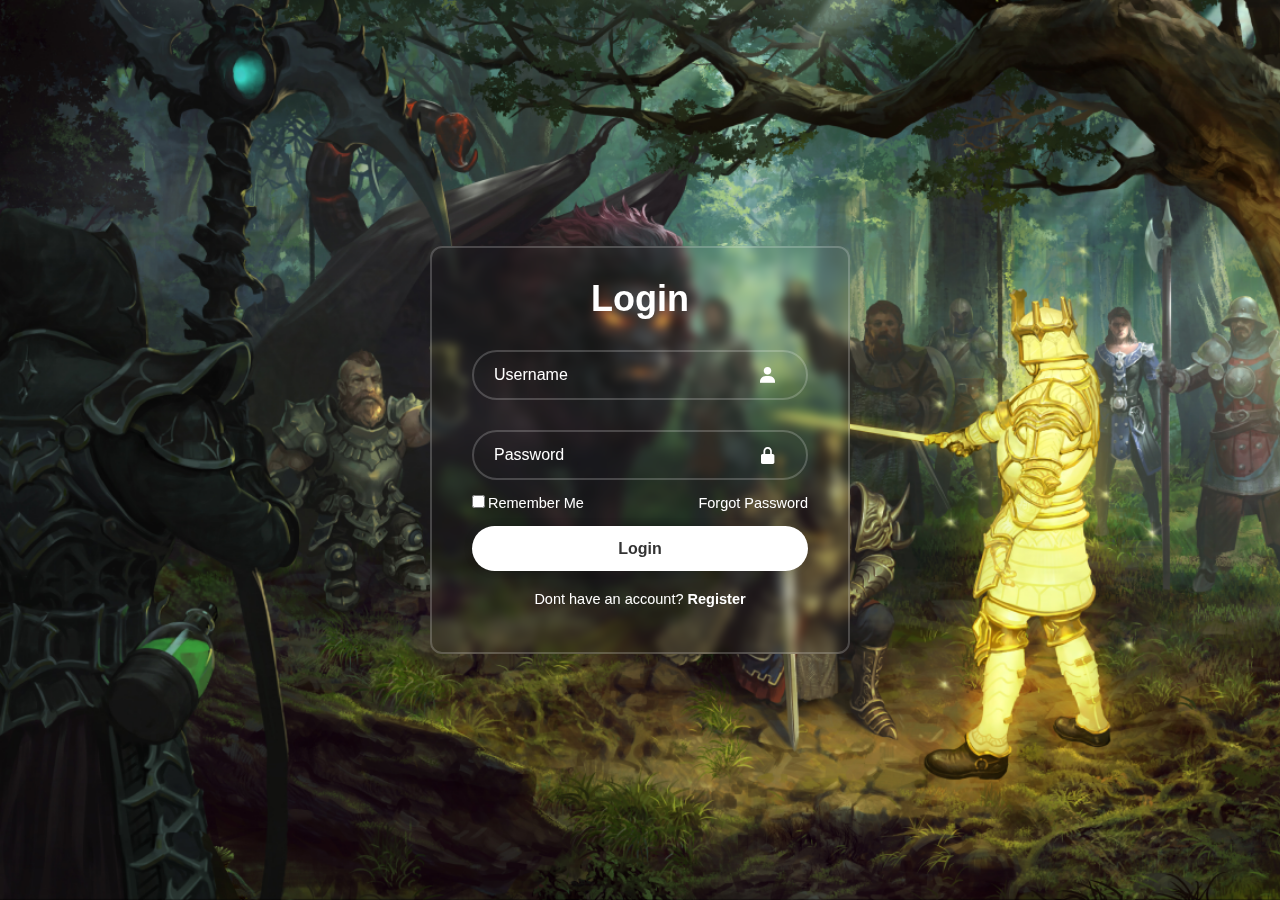
<file: Login/index.html>
<!DOCTYPE html>
<html lang="en">
<head>
  <meta charset="UTF-8">
  <meta name="viewport" content="width=device-width, initial-scale=1.0">
  <title>Login Form | Dan Aleko</title>
  <link rel="stylesheet" href="styles.css">
  <link href='https://unpkg.com/boxicons@2.1.4/css/boxicons.min.css' rel='stylesheet'>
</head>
<body>
  <div class="wrapper">
    <form action="">
      <h1>Login</h1>
      <div class="input-box">
        <input type="text" placeholder="Username" required>
        <i class='bx bxs-user'></i>
      </div>
      <div class="input-box">
        <input type="password" placeholder="Password" required>
        <i class='bx bxs-lock-alt' ></i>
      </div>
      <div class="remember-forgot">
        <label><input type="checkbox">Remember Me</label>
        <a href="#">Forgot Password</a>
      </div>
      <button type="submit" class="btn">Login</button>
      <div class="register-link">
        <p>Dont have an account? <a href="#">Register</a></p>
      </div>
    </form>
  </div>
</body>
</html>
</file>
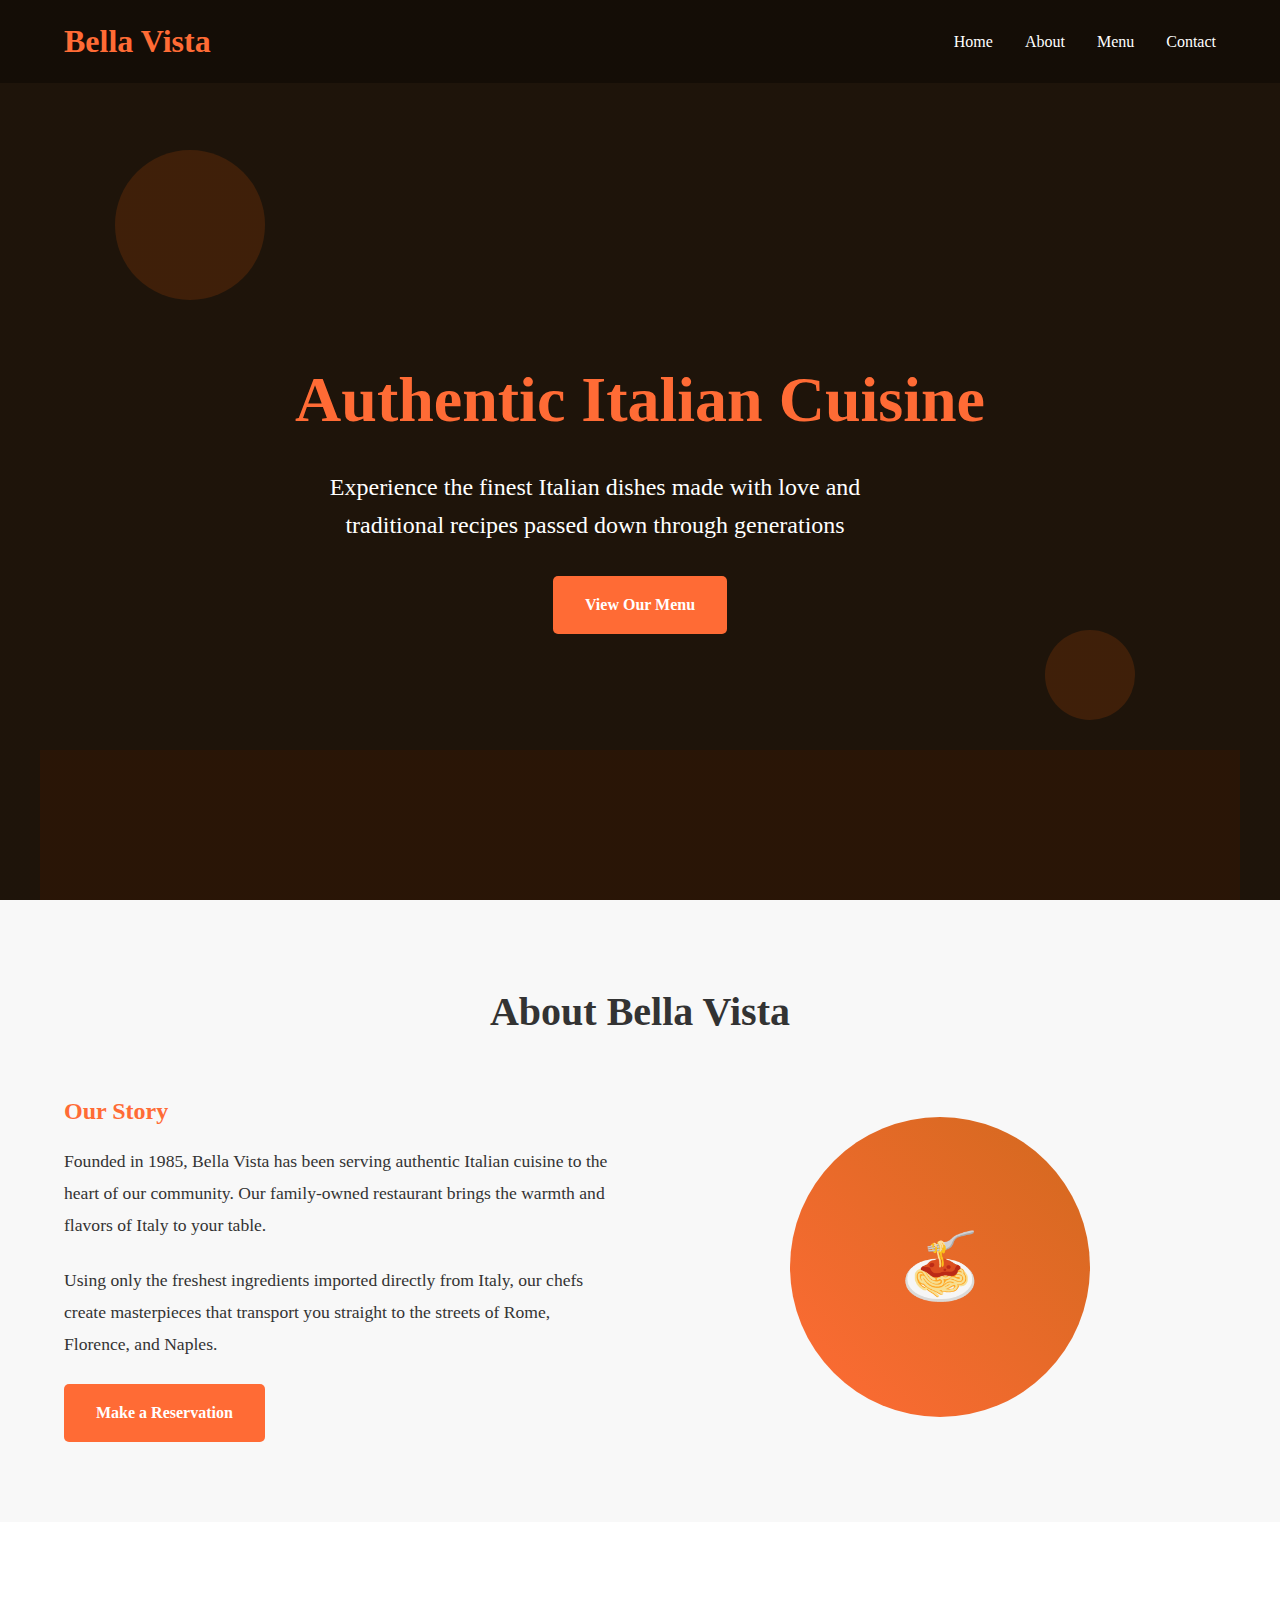
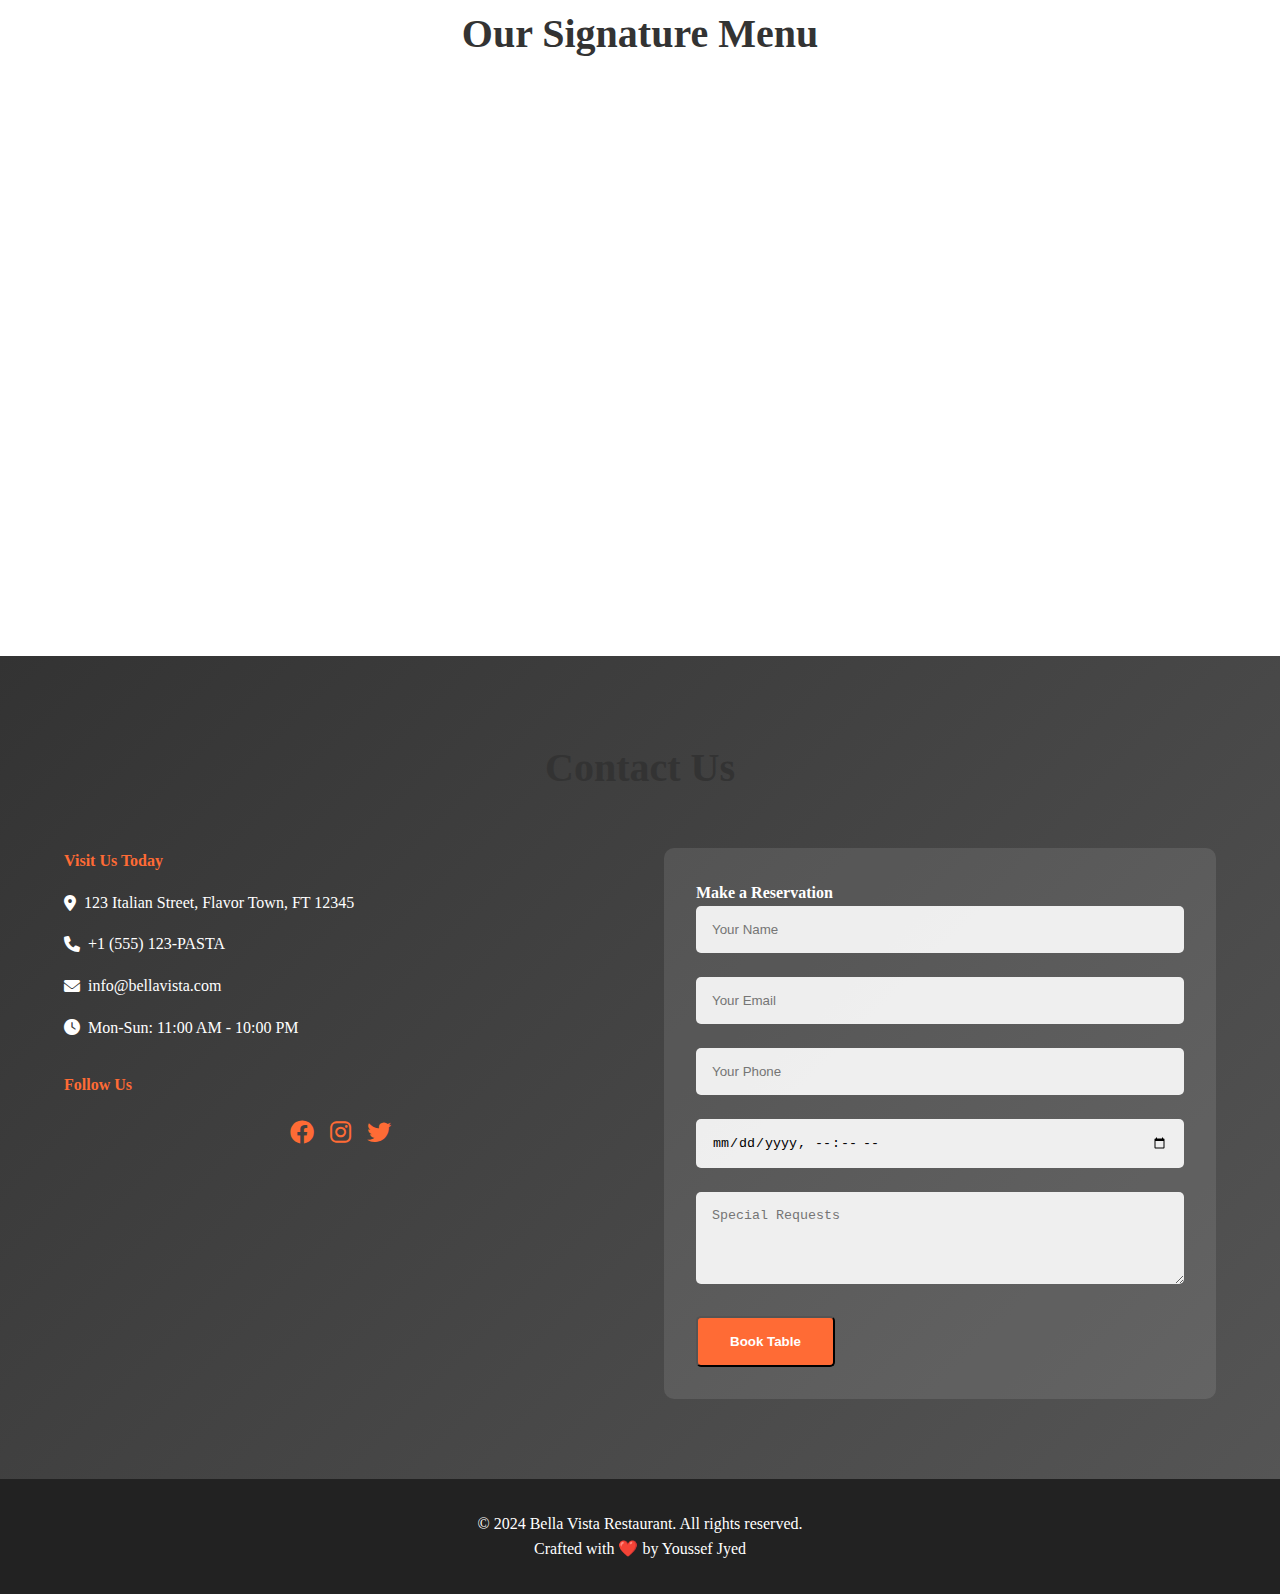
<file: restaurant-website.html>
<!DOCTYPE html>
<html lang="en">
<head>
    <meta charset="UTF-8">
    <meta name="viewport" content="width=device-width, initial-scale=1.0">
    <title>Bella Vista - Italian Restaurant</title>
    <link href="https://cdnjs.cloudflare.com/ajax/libs/font-awesome/6.0.0/css/all.min.css" rel="stylesheet">
    <style>
        * {
            margin: 0;
            padding: 0;
            box-sizing: border-box;
        }

        body {
            font-family: 'Georgia', serif;
            line-height: 1.6;
            color: #333;
        }

        /* Header */
        header {
            background: linear-gradient(rgba(0,0,0,0.7), rgba(0,0,0,0.7)), url('data:image/svg+xml,<svg xmlns="http://www.w3.org/2000/svg" viewBox="0 0 1000 600"><rect fill="%23654321" width="1000" height="600"/><circle fill="%23d2691e" cx="200" cy="150" r="50"/><circle fill="%23d2691e" cx="800" cy="450" r="30"/><rect fill="%238b4513" x="100" y="500" width="800" height="100"/></svg>');
            background-size: cover;
            background-position: center;
            color: white;
            min-height: 100vh;
            display: flex;
            flex-direction: column;
        }

        nav {
            display: flex;
            justify-content: space-between;
            align-items: center;
            padding: 1rem 5%;
            background: rgba(0,0,0,0.3);
        }

        .logo {
            font-size: 2rem;
            font-weight: bold;
            color: #ff6b35;
        }

        .nav-links {
            display: flex;
            list-style: none;
            gap: 2rem;
        }

        .nav-links a {
            color: white;
            text-decoration: none;
            transition: color 0.3s;
        }

        .nav-links a:hover {
            color: #ff6b35;
        }

        .hero {
            flex: 1;
            display: flex;
            align-items: center;
            justify-content: center;
            text-align: center;
            padding: 2rem;
        }

        .hero-content h1 {
            font-size: 4rem;
            margin-bottom: 1rem;
            color: #ff6b35;
        }

        .hero-content p {
            font-size: 1.5rem;
            margin-bottom: 2rem;
            max-width: 600px;
        }

        .btn {
            display: inline-block;
            background: #ff6b35;
            color: white;
            padding: 1rem 2rem;
            text-decoration: none;
            border-radius: 5px;
            transition: background 0.3s;
            font-weight: bold;
        }

        .btn:hover {
            background: #e55a2b;
        }

        /* About Section */
        .about {
            padding: 5rem 5%;
            background: #f8f8f8;
        }

        .container {
            max-width: 1200px;
            margin: 0 auto;
        }

        .section-title {
            text-align: center;
            font-size: 2.5rem;
            margin-bottom: 3rem;
            color: #333;
        }

        .about-content {
            display: grid;
            grid-template-columns: 1fr 1fr;
            gap: 3rem;
            align-items: center;
        }

        .about-text h3 {
            color: #ff6b35;
            margin-bottom: 1rem;
            font-size: 1.5rem;
        }

        .about-text p {
            margin-bottom: 1.5rem;
            font-size: 1.1rem;
            line-height: 1.8;
        }

        .about-image {
            text-align: center;
        }

        .about-image div {
            width: 300px;
            height: 300px;
            background: linear-gradient(45deg, #ff6b35, #d2691e);
            border-radius: 50%;
            display: flex;
            align-items: center;
            justify-content: center;
            font-size: 4rem;
            color: white;
            margin: 0 auto;
        }

        /* Menu Section */
        .menu {
            padding: 5rem 5%;
            background: white;
        }

        .menu-grid {
            display: grid;
            grid-template-columns: repeat(auto-fit, minmax(300px, 1fr));
            gap: 2rem;
            margin-top: 3rem;
        }

        .menu-item {
            background: #f8f8f8;
            padding: 2rem;
            border-radius: 10px;
            text-align: center;
            border: 2px solid transparent;
            transition: all 0.3s;
        }

        .menu-item:hover {
            border-color: #ff6b35;
            transform: translateY(-5px);
        }

        .menu-item h4 {
            color: #ff6b35;
            margin-bottom: 1rem;
            font-size: 1.3rem;
        }

        .menu-item .price {
            font-weight: bold;
            font-size: 1.2rem;
            color: #333;
            margin-top: 1rem;
        }

        /* Contact Section */
        .contact {
            padding: 5rem 5%;
            background: linear-gradient(135deg, #333, #555);
            color: white;
        }

        .contact-content {
            display: grid;
            grid-template-columns: 1fr 1fr;
            gap: 3rem;
            margin-top: 3rem;
        }

        .contact-info h4 {
            color: #ff6b35;
            margin-bottom: 1rem;
        }

        .contact-info p {
            margin-bottom: 1rem;
            display: flex;
            align-items: center;
            gap: 0.5rem;
        }

        .contact-form {
            background: rgba(255, 255, 255, 0.1);
            padding: 2rem;
            border-radius: 10px;
        }

        .form-group {
            margin-bottom: 1.5rem;
        }

        .form-group input,
        .form-group textarea {
            width: 100%;
            padding: 1rem;
            border: none;
            border-radius: 5px;
            background: rgba(255, 255, 255, 0.9);
        }

        /* Footer */
        footer {
            background: #222;
            color: white;
            text-align: center;
            padding: 2rem 5%;
        }

        .social-links {
            display: flex;
            justify-content: center;
            gap: 1rem;
            margin-bottom: 1rem;
        }

        .social-links a {
            color: #ff6b35;
            font-size: 1.5rem;
            transition: color 0.3s;
        }

        .social-links a:hover {
            color: white;
        }

        /* Responsive */
        @media (max-width: 768px) {
            .nav-links {
                display: none;
            }

            .hero-content h1 {
                font-size: 2.5rem;
            }

            .hero-content p {
                font-size: 1.2rem;
            }

            .about-content,
            .contact-content {
                grid-template-columns: 1fr;
            }

            .about-image div {
                width: 200px;
                height: 200px;
                font-size: 3rem;
            }
        }
    </style>
</head>
<body>
    <header>
        <nav>
            <div class="logo">Bella Vista</div>
            <ul class="nav-links">
                <li><a href="#home">Home</a></li>
                <li><a href="#about">About</a></li>
                <li><a href="#menu">Menu</a></li>
                <li><a href="#contact">Contact</a></li>
            </ul>
        </nav>
        <div class="hero">
            <div class="hero-content">
                <h1>Authentic Italian Cuisine</h1>
                <p>Experience the finest Italian dishes made with love and traditional recipes passed down through generations</p>
                <a href="#menu" class="btn">View Our Menu</a>
            </div>
        </div>
    </header>

    <section class="about" id="about">
        <div class="container">
            <h2 class="section-title">About Bella Vista</h2>
            <div class="about-content">
                <div class="about-text">
                    <h3>Our Story</h3>
                    <p>Founded in 1985, Bella Vista has been serving authentic Italian cuisine to the heart of our community. Our family-owned restaurant brings the warmth and flavors of Italy to your table.</p>
                    <p>Using only the freshest ingredients imported directly from Italy, our chefs create masterpieces that transport you straight to the streets of Rome, Florence, and Naples.</p>
                    <a href="#contact" class="btn">Make a Reservation</a>
                </div>
                <div class="about-image">
                    <div>🍝</div>
                </div>
            </div>
        </div>
    </section>

    <section class="menu" id="menu">
        <div class="container">
            <h2 class="section-title">Our Signature Menu</h2>
            <div class="menu-grid">
                <div class="menu-item">
                    <h4>Spaghetti Carbonara</h4>
                    <p>Classic Roman pasta with eggs, pecorino cheese, pancetta, and black pepper</p>
                    <div class="price">$18</div>
                </div>
                <div class="menu-item">
                    <h4>Margherita Pizza</h4>
                    <p>Traditional Neapolitan pizza with fresh mozzarella, basil, and San Marzano tomatoes</p>
                    <div class="price">$16</div>
                </div>
                <div class="menu-item">
                    <h4>Osso Buco Milanese</h4>
                    <p>Braised veal shanks with vegetables, white wine, and broth served with risotto</p>
                    <div class="price">$28</div>
                </div>
                <div class="menu-item">
                    <h4>Tiramisu</h4>
                    <p>Classic Italian dessert with ladyfingers, espresso, mascarpone, and cocoa</p>
                    <div class="price">$9</div>
                </div>
                <div class="menu-item">
                    <h4>Risotto ai Porcini</h4>
                    <p>Creamy Arborio rice with porcini mushrooms and aged Parmigiano-Reggiano</p>
                    <div class="price">$22</div>
                </div>
                <div class="menu-item">
                    <h4>Branzino al Sale</h4>
                    <p>Mediterranean sea bass baked in sea salt with herbs and olive oil</p>
                    <div class="price">$26</div>
                </div>
            </div>
        </div>
    </section>

    <section class="contact" id="contact">
        <div class="container">
            <h2 class="section-title">Contact Us</h2>
            <div class="contact-content">
                <div class="contact-info">
                    <h4>Visit Us Today</h4>
                    <p><i class="fas fa-map-marker-alt"></i> 123 Italian Street, Flavor Town, FT 12345</p>
                    <p><i class="fas fa-phone"></i> +1 (555) 123-PASTA</p>
                    <p><i class="fas fa-envelope"></i> info@bellavista.com</p>
                    <p><i class="fas fa-clock"></i> Mon-Sun: 11:00 AM - 10:00 PM</p>
                    
                    <h4 style="margin-top: 2rem;">Follow Us</h4>
                    <div class="social-links">
                        <a href="#"><i class="fab fa-facebook"></i></a>
                        <a href="#"><i class="fab fa-instagram"></i></a>
                        <a href="#"><i class="fab fa-twitter"></i></a>
                    </div>
                </div>
                <div class="contact-form">
                    <h4>Make a Reservation</h4>
                    <form>
                        <div class="form-group">
                            <input type="text" placeholder="Your Name" required>
                        </div>
                        <div class="form-group">
                            <input type="email" placeholder="Your Email" required>
                        </div>
                        <div class="form-group">
                            <input type="tel" placeholder="Your Phone" required>
                        </div>
                        <div class="form-group">
                            <input type="datetime-local" required>
                        </div>
                        <div class="form-group">
                            <textarea placeholder="Special Requests" rows="4"></textarea>
                        </div>
                        <button type="submit" class="btn">Book Table</button>
                    </form>
                </div>
            </div>
        </div>
    </section>

    <footer>
        <div class="container">
            <p>&copy; 2024 Bella Vista Restaurant. All rights reserved.</p>
            <p>Crafted with ❤️ by Youssef Jyed</p>
        </div>
    </footer>

    <script>
        // Smooth scrolling for navigation links
        document.querySelectorAll('a[href^="#"]').forEach(anchor => {
            anchor.addEventListener('click', function (e) {
                e.preventDefault();
                document.querySelector(this.getAttribute('href')).scrollIntoView({
                    behavior: 'smooth'
                });
            });
        });

        // Form submission
        document.querySelector('form').addEventListener('submit', function(e) {
            e.preventDefault();
            alert('Thank you for your reservation! We will contact you soon to confirm.');
            this.reset();
        });

        // Menu item animation on scroll
        const observerOptions = {
            threshold: 0.1,
            rootMargin: '0px 0px -50px 0px'
        };

        const observer = new IntersectionObserver((entries) => {
            entries.forEach(entry => {
                if (entry.isIntersecting) {
                    entry.target.style.opacity = '1';
                    entry.target.style.transform = 'translateY(0)';
                }
            });
        }, observerOptions);

        document.querySelectorAll('.menu-item').forEach(item => {
            item.style.opacity = '0';
            item.style.transform = 'translateY(30px)';
            item.style.transition = 'all 0.6s ease';
            observer.observe(item);
        });
    </script>
</body>
</html>
</file>
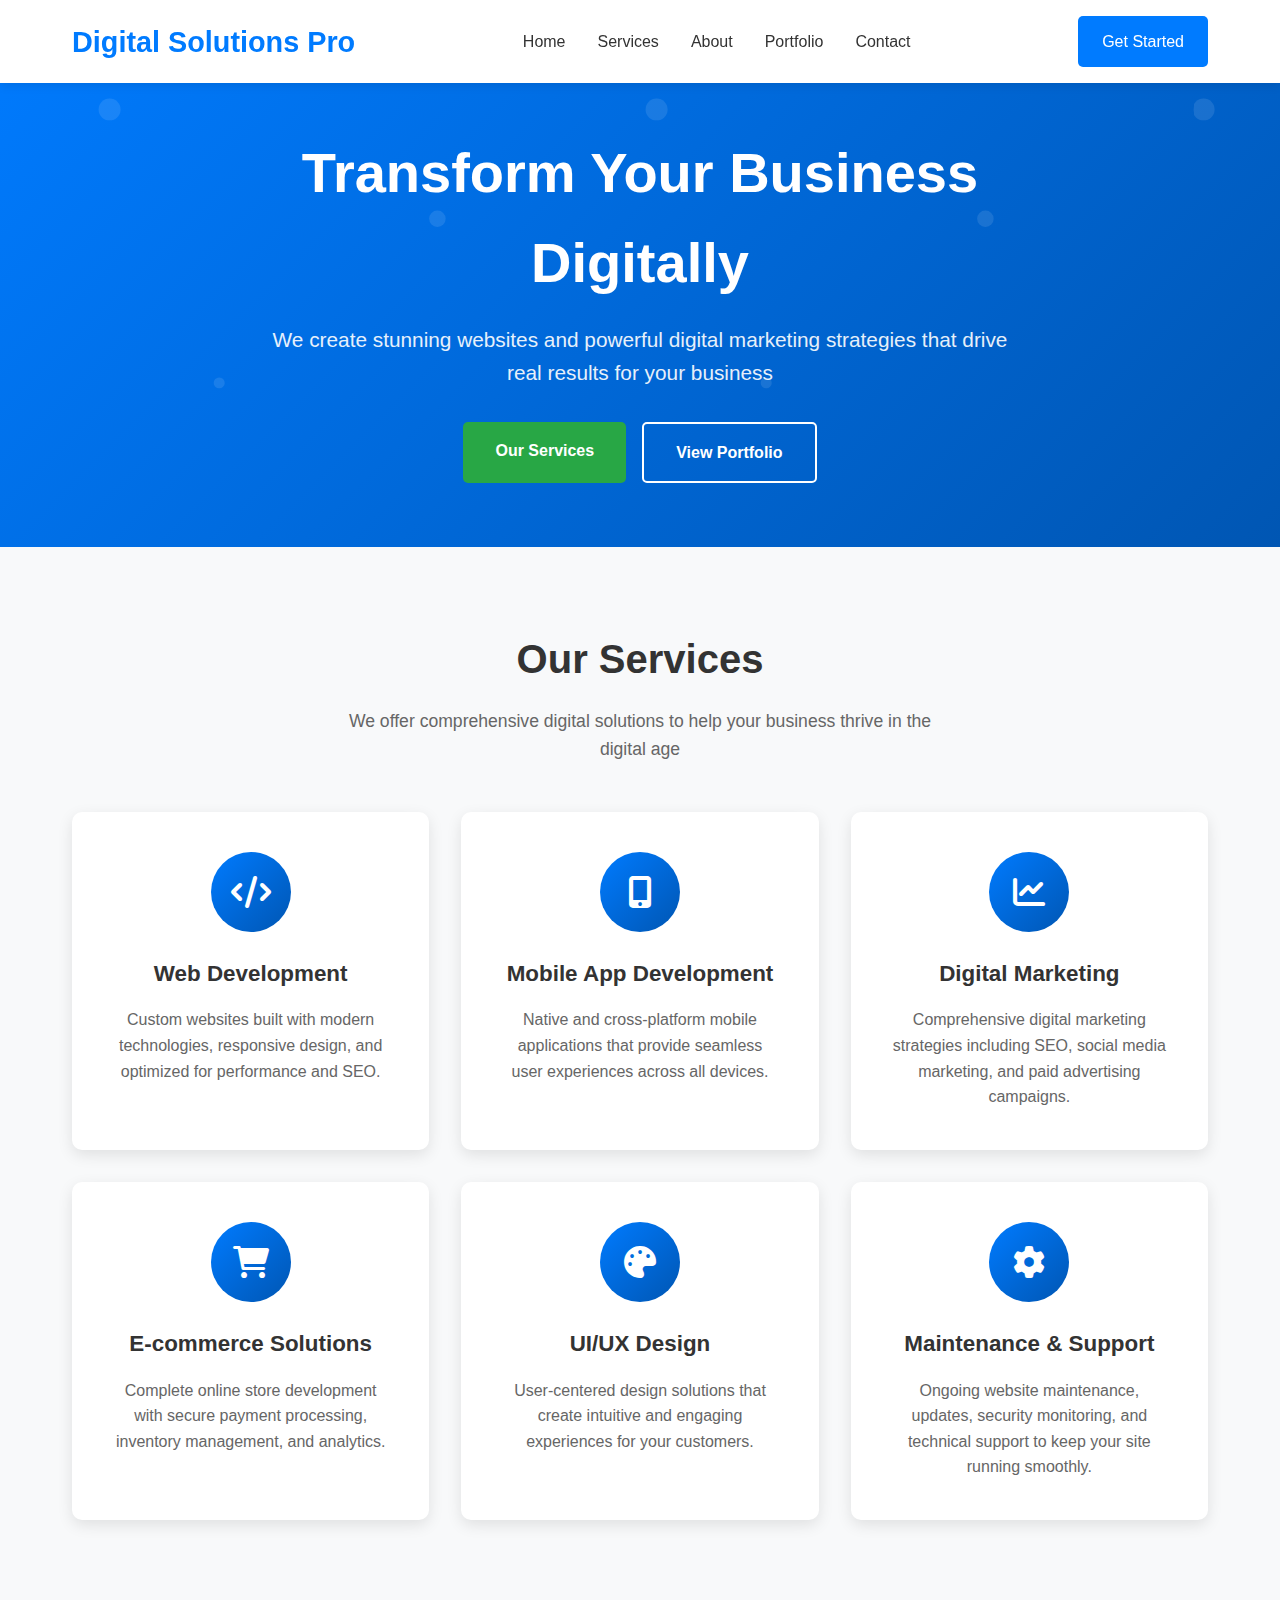
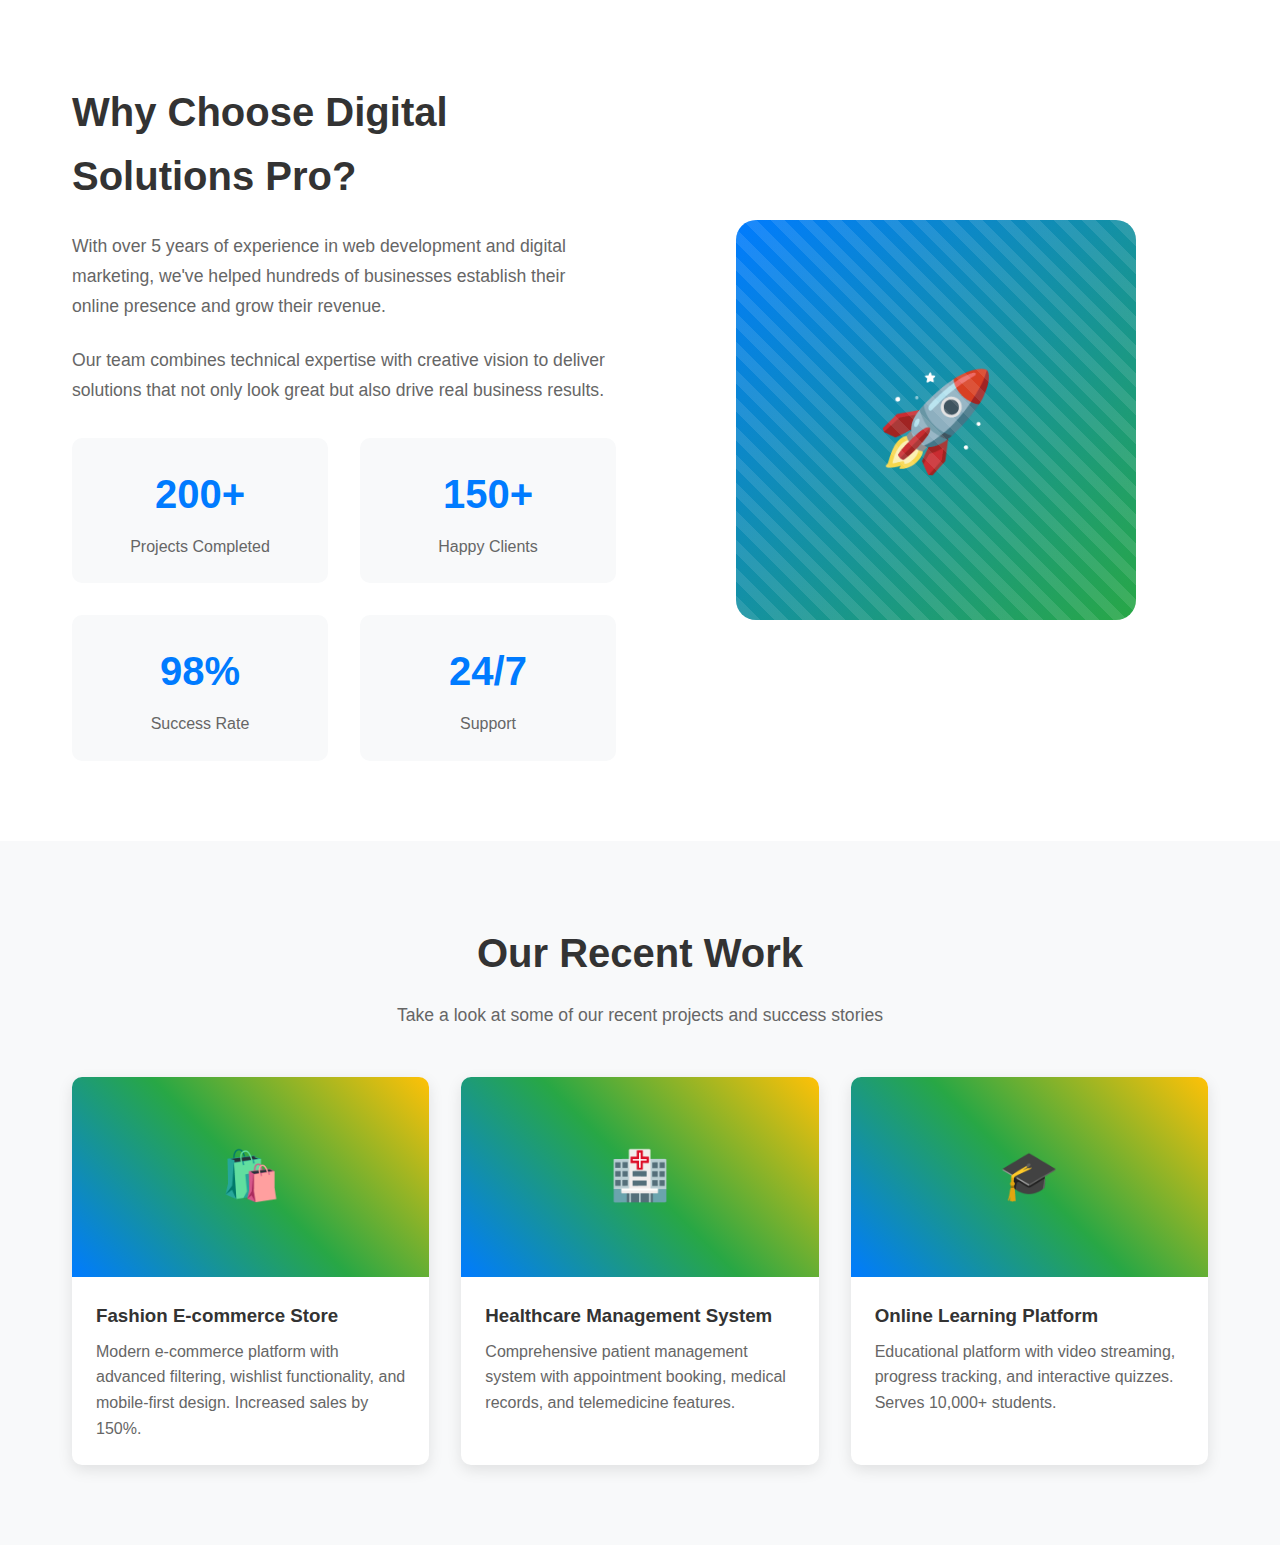
<file: business/business-website.html>
<!DOCTYPE html>
<html lang="en">
<head>
    <style>
@import url('https://fonts.googleapis.com/css2?family=Cinzel:wght@400..900&family=Montserrat:ital,wght@0,100..900;1,100..900&display=swap');
</style>
    <meta charset="UTF-8">
    <meta name="viewport" content="width=device-width, initial-scale=1.0">
    <title>Digital Solutions Pro - Web Development & Marketing</title>
    <link href="https://cdnjs.cloudflare.com/ajax/libs/font-awesome/6.0.0/css/all.min.css" rel="stylesheet">
    <link rel="stylesheet" href="./style.css">
</head>
<body>
    <header>
        <div class="header-content">
            <div class="logo">Digital Solutions Pro</div>
            <nav>
                <ul>
                    <li><a href="#home">Home</a></li>
                    <li><a href="#services">Services</a></li>
                    <li><a href="#about">About</a></li>
                    <li><a href="#portfolio">Portfolio</a></li>
                    <li><a href="#contact">Contact</a></li>
                </ul>
            </nav>
            <a href="#contact" class="cta-header">Get Started</a>
        </div>
    </header>

    <section class="hero" id="home">
        <div class="hero-content">
            <h1>Transform Your Business Digitally</h1>
            <p>We create stunning websites and powerful digital marketing strategies that drive real results for your business</p>
            <div class="hero-buttons">
                <a href="#services" class="btn-primary">Our Services</a>
                <a href="#portfolio" class="btn-secondary">View Portfolio</a>
            </div>
        </div>
    </section>

    <section class="services" id="services">
        <div class="container">
            <h2 class="section-title">Our Services</h2>
            <p class="section-subtitle">We offer comprehensive digital solutions to help your business thrive in the digital age</p>
            
            <div class="services-grid">
                <div class="service-card">
                    <div class="service-icon">
                        <i class="fas fa-code"></i>
                    </div>
                    <h3>Web Development</h3>
                    <p>Custom websites built with modern technologies, responsive design, and optimized for performance and SEO.</p>
                </div>
                
                <div class="service-card">
                    <div class="service-icon">
                        <i class="fas fa-mobile-alt"></i>
                    </div>
                    <h3>Mobile App Development</h3>
                    <p>Native and cross-platform mobile applications that provide seamless user experiences across all devices.</p>
                </div>
                
                <div class="service-card">
                    <div class="service-icon">
                        <i class="fas fa-chart-line"></i>
                    </div>
                    <h3>Digital Marketing</h3>
                    <p>Comprehensive digital marketing strategies including SEO, social media marketing, and paid advertising campaigns.</p>
                </div>
                
                <div class="service-card">
                    <div class="service-icon">
                        <i class="fas fa-shopping-cart"></i>
                    </div>
                    <h3>E-commerce Solutions</h3>
                    <p>Complete online store development with secure payment processing, inventory management, and analytics.</p>
                </div>
                
                <div class="service-card">
                    <div class="service-icon">
                        <i class="fas fa-palette"></i>
                    </div>
                    <h3>UI/UX Design</h3>
                    <p>User-centered design solutions that create intuitive and engaging experiences for your customers.</p>
                </div>
                
                <div class="service-card">
                    <div class="service-icon">
                        <i class="fas fa-cog"></i>
                    </div>
                    <h3>Maintenance & Support</h3>
                    <p>Ongoing website maintenance, updates, security monitoring, and technical support to keep your site running smoothly.</p>
                </div>
            </div>
        </div>
    </section>

    <section class="about" id="about">
        <div class="container">
            <div class="about-content">
                <div class="about-text">
                    <h2>Why Choose Digital Solutions Pro?</h2>
                    <p>With over 5 years of experience in web development and digital marketing, we've helped hundreds of businesses establish their online presence and grow their revenue.</p>
                    <p>Our team combines technical expertise with creative vision to deliver solutions that not only look great but also drive real business results.</p>
                    
                    <div class="stats">
                        <div class="stat-item">
                            <div class="stat-number">200+</div>
                            <div class="stat-label">Projects Completed</div>
                        </div>
                        <div class="stat-item">
                            <div class="stat-number">150+</div>
                            <div class="stat-label">Happy Clients</div>
                        </div>
                        <div class="stat-item">
                            <div class="stat-number">98%</div>
                            <div class="stat-label">Success Rate</div>
                        </div>
                        <div class="stat-item">
                            <div class="stat-number">24/7</div>
                            <div class="stat-label">Support</div>
                        </div>
                    </div>
                </div>
                
                <div class="about-image">
                    <div class="about-visual">🚀</div>
                </div>
            </div>
        </div>
    </section>

    <section class="portfolio" id="portfolio">
        <div class="container">
            <h2 class="section-title">Our Recent Work</h2>
            <p class="section-subtitle">Take a look at some of our recent projects and success stories</p>
            
            <div class="portfolio-grid">
                <div class="portfolio-item">
                    <div class="portfolio-image">🛍️</div>
                    <div class="portfolio-content">
                        <h3>Fashion E-commerce Store</h3>
                        <p>Modern e-commerce platform with advanced filtering, wishlist functionality, and mobile-first design. Increased sales by 150%.</p>
                    </div>
                </div>
                
                <div class="portfolio-item">
                    <div class="portfolio-image">🏥</div>
                    <div class="portfolio-content">
                        <h3>Healthcare Management System</h3>
                        <p>Comprehensive patient management system with appointment booking, medical records, and telemedicine features.</p>
                    </div>
                </div>
                
                <div class="portfolio-item">
                    <div class="portfolio-image">🎓</div>
                    <div class="portfolio-content">
                        <h3>Online Learning Platform</h3>
                        <p>Educational platform with video streaming, progress tracking, and interactive quizzes. Serves 10,000+ students.
</file>
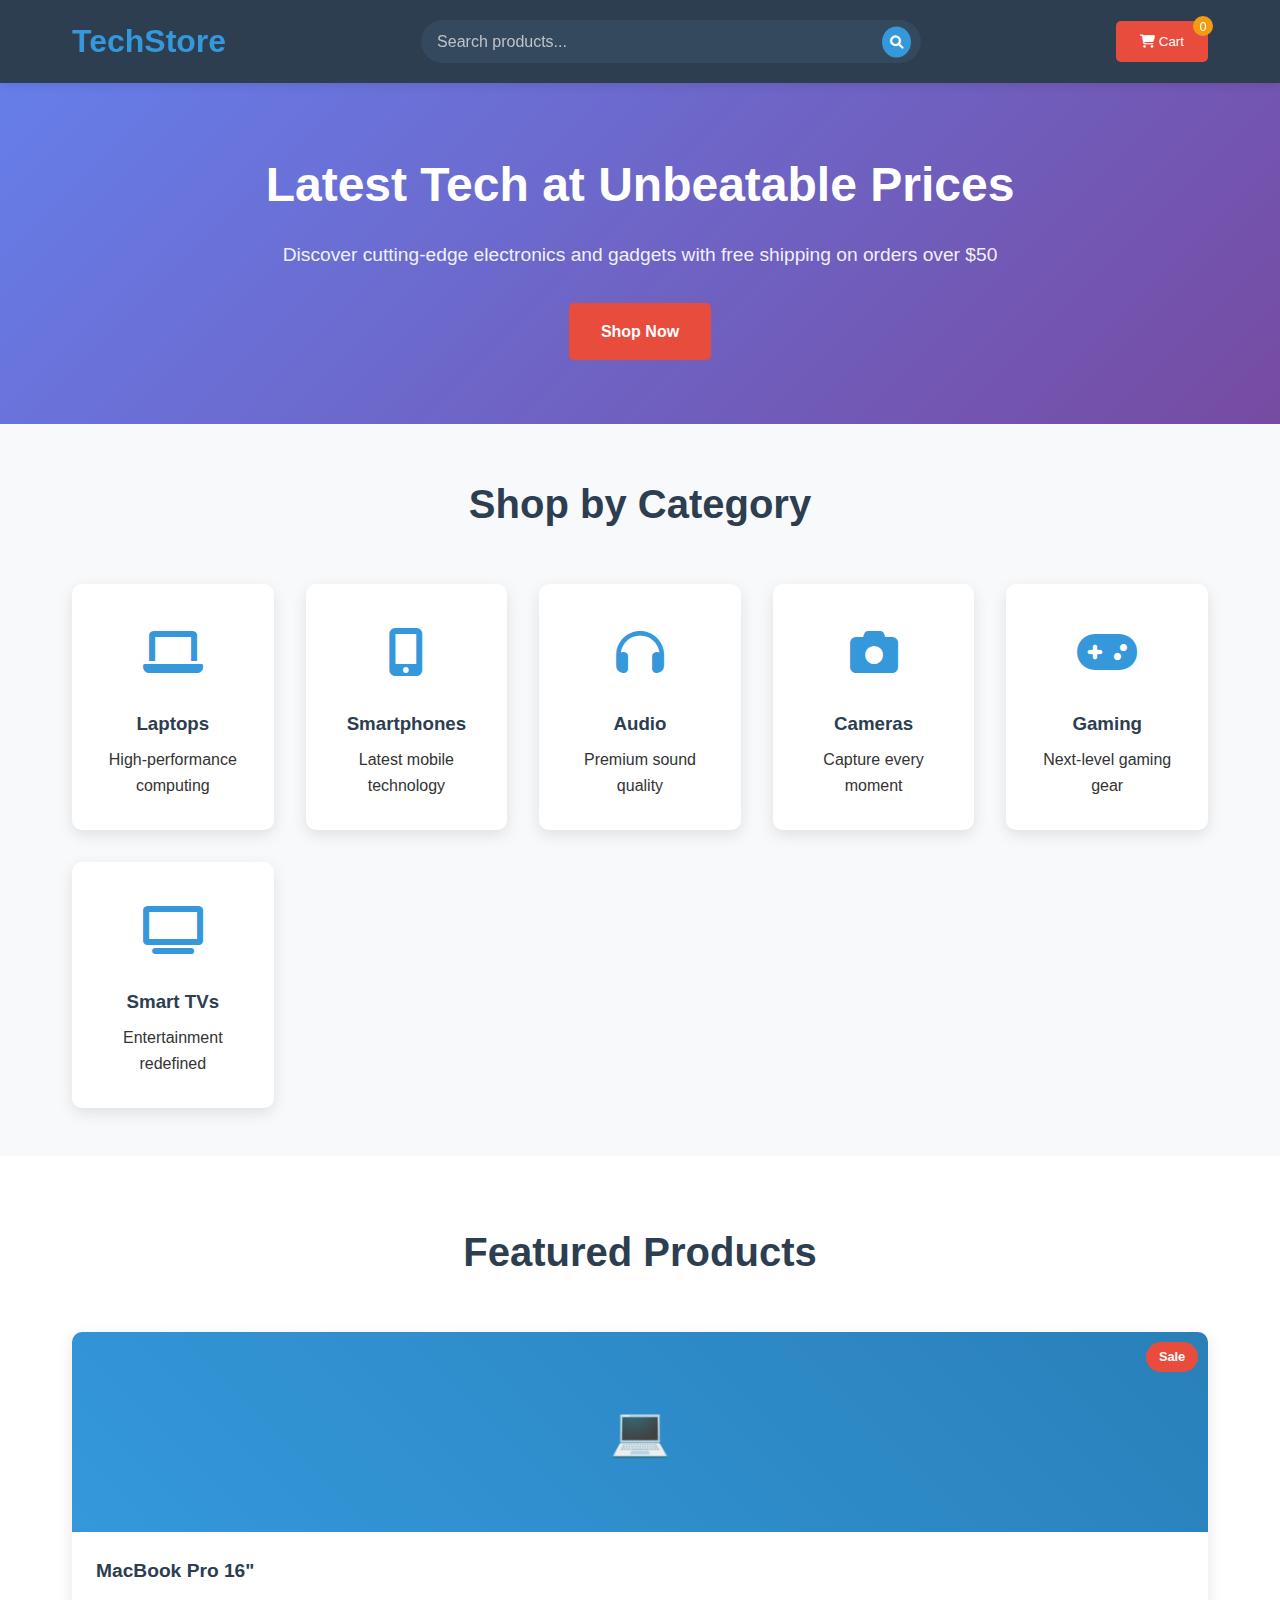
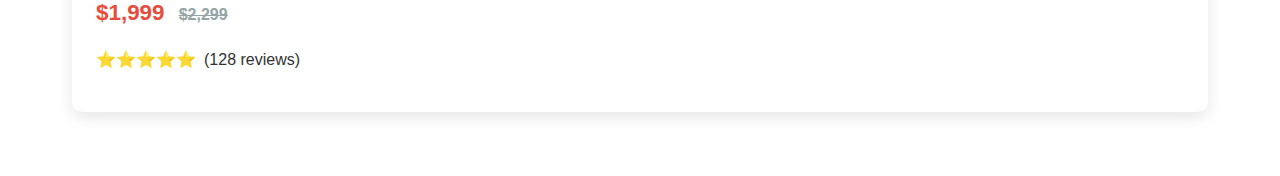
<file: e-commerce/ecommerce-website.html>
<!DOCTYPE html>
<html lang="en">
<head>
    <meta charset="UTF-8">
    <meta name="viewport" content="width=device-width, initial-scale=1.0">
    <title>TechStore - Electronics & Gadgets</title>
    <link href="https://cdnjs.cloudflare.com/ajax/libs/font-awesome/6.0.0/css/all.min.css" rel="stylesheet">
    <style>
        * {
            margin: 0;
            padding: 0;
            box-sizing: border-box;
        }

        body {
            font-family: 'Segoe UI', Tahoma, Geneva, Verdana, sans-serif;
            line-height: 1.6;
            color: #333;
        }

        /* Header */
        header {
            background: #2c3e50;
            color: white;
            padding: 1rem 0;
            position: sticky;
            top: 0;
            z-index: 100;
            box-shadow: 0 2px 10px rgba(0,0,0,0.1);
        }

        .header-content {
            max-width: 1200px;
            margin: 0 auto;
            padding: 0 2rem;
            display: flex;
            justify-content: space-between;
            align-items: center;
        }

        .logo {
            font-size: 2rem;
            font-weight: bold;
            color: #3498db;
        }

        .search-bar {
            flex: 1;
            max-width: 500px;
            margin: 0 2rem;
            position: relative;
        }

        .search-bar input {
            width: 100%;
            padding: 0.8rem 1rem;
            border: none;
            border-radius: 25px;
            font-size: 1rem;
            background: #34495e;
            color: white;
        }

        .search-bar input::placeholder {
            color: #bdc3c7;
        }

        .search-btn {
            position: absolute;
            right: 10px;
            top: 50%;
            transform: translateY(-50%);
            background: #3498db;
            border: none;
            color: white;
            padding: 0.5rem;
            border-radius: 50%;
            cursor: pointer;
        }

        .header-actions {
            display: flex;
            gap: 1rem;
            align-items: center;
        }

        .cart-btn {
            background: #e74c3c;
            color: white;
            border: none;
            padding: 0.8rem 1.5rem;
            border-radius: 5px;
            cursor: pointer;
            position: relative;
            transition: background 0.3s;
        }

        .cart-btn:hover {
            background: #c0392b;
        }

        .cart-count {
            position: absolute;
            top: -5px;
            right: -5px;
            background: #f39c12;
            color: white;
            border-radius: 50%;
            width: 20px;
            height: 20px;
            font-size: 0.8rem;
            display: flex;
            align-items: center;
            justify-content: center;
        }

        /* Hero Section */
        .hero {
            background: linear-gradient(135deg, #667eea 0%, #764ba2 100%);
            color: white;
            padding: 4rem 0;
            text-align: center;
        }

        .hero-content {
            max-width: 1200px;
            margin: 0 auto;
            padding: 0 2rem;
        }

        .hero h1 {
            font-size: 3rem;
            margin-bottom: 1rem;
        }

        .hero p {
            font-size: 1.2rem;
            margin-bottom: 2rem;
            opacity: 0.9;
        }

        .cta-btn {
            background: #e74c3c;
            color: white;
            padding: 1rem 2rem;
            text-decoration: none;
            border-radius: 5px;
            font-weight: bold;
            display: inline-block;
            transition: background 0.3s;
        }

        .cta-btn:hover {
            background: #c0392b;
        }

        /* Categories */
        .categories {
            padding: 3rem 0;
            background: #f8f9fa;
        }

        .container {
            max-width: 1200px;
            margin: 0 auto;
            padding: 0 2rem;
        }

        .section-title {
            text-align: center;
            font-size: 2.5rem;
            margin-bottom: 3rem;
            color: #2c3e50;
        }

        .category-grid {
            display: grid;
            grid-template-columns: repeat(auto-fit, minmax(200px, 1fr));
            gap: 2rem;
        }

        .category-card {
            background: white;
            padding: 2rem;
            border-radius: 10px;
            text-align: center;
            box-shadow: 0 5px 15px rgba(0,0,0,0.1);
            transition: transform 0.3s;
            cursor: pointer;
        }

        .category-card:hover {
            transform: translateY(-5px);
        }

        .category-icon {
            font-size: 3rem;
            color: #3498db;
            margin-bottom: 1rem;
        }

        .category-card h3 {
            color: #2c3e50;
            margin-bottom: 0.5rem;
        }

        /* Products */
        .products {
            padding: 4rem 0;
        }

        .product-grid {
            display: grid;
            grid-template-columns: repeat(auto-fit, minmax(280px, 1fr));
            gap: 2rem;
            margin-top: 3rem;
        }

        .product-card {
            background: white;
            border-radius: 10px;
            overflow: hidden;
            box-shadow: 0 5px 15px rgba(0,0,0,0.1);
            transition: transform 0.3s;
        }

        .product-card:hover {
            transform: translateY(-5px);
        }

        .product-image {
            height: 200px;
            background: linear-gradient(45deg, #3498db, #2980b9);
            display: flex;
            align-items: center;
            justify-content: center;
            font-size: 3rem;
            color: white;
            position: relative;
        }

        .product-badge {
            position: absolute;
            top: 10px;
            right: 10px;
            background: #e74c3c;
            color: white;
            padding: 0.3rem 0.8rem;
            border-radius: 15px;
            font-size: 0.8rem;
            font-weight: bold;
        }

        .product-info {
            padding: 1.5rem;
        }

        .product-title {
            font-size: 1.2rem;
            font-weight: bold;
            color: #2c3e50;
            margin-bottom: 0.5rem;
        }

        .product-price {
            font-size: 1.4rem;
            font-weight: bold;
            color: #e74c3c;
            margin-bottom: 1rem;
        }

        .original-price {
            text-decoration: line-through;
            color: #95a5a6;
            font-size: 1rem;
            margin-left: 0.5rem;
        }

        .product-rating {
            display: flex;
            align-items: center;
            gap: 0.5rem;
            margin-bottom: 1rem;
        }

        .stars {
            color: #f39c12;
        }

        .add-to-cart {
            width: 100%;
            background: #3498db;
            color: white;
            border: none;
            padding: 0.8rem;
            border-radius: 5px;
            font-weight: bold;
            cursor: pointer;
            transition: background 0.3s;
        }

        .add-to-cart:hover {
            background: #2980b9;
        }

        /* Footer */
        footer {
            background: #2c3e50;
            color: white;
            padding: 3rem 0 1rem;
        }

        .footer-content {
            display: grid;
            grid-template-columns: repeat(auto-fit, minmax(250px, 1fr));
            gap: 2rem;
            margin-bottom: 2rem;
        }

        .footer-section h3 {
            color: #3498db;
            margin-bottom: 1rem;
        }

        .footer-section a {
            color: #bdc3c7;
            text-decoration: none;
            display: block;
            margin-bottom: 0.5rem;
            transition: color 0.3s;
        }

        .footer-section a:hover {
            color: #3498db;
        }

        .footer-bottom {
            border-top: 1px solid #34495e;
            padding-top: 1rem;
            text-align: center;
            color: #95a5a6;
        }

        /* Cart Modal */
        .modal {
            display: none;
            position: fixed;
            top: 0;
            left: 0;
            width: 100%;
            height: 100%;
            background: rgba(0,0,0,0.5);
            z-index: 1000;
        }

        .modal-content {
            position: absolute;
            top: 50%;
            left: 50%;
            transform: translate(-50%, -50%);
            background: white;
            padding: 2rem;
            border-radius: 10px;
            max-width: 500px;
            width: 90%;
            max-height: 80%;
            overflow-y: auto;
        }

        .close-btn {
            position: absolute;
            top: 15px;
            right: 20px;
            background: none;
            border: none;
            font-size: 1.5rem;
            cursor: pointer;
            color: #95a5a6;
        }

        .cart-item {
            display: flex;
            justify-content: space-between;
            align-items: center;
            padding: 1rem 0;
            border-bottom: 1px solid #ecf0f1;
        }

        .cart-total {
            font-size: 1.2rem;
            font-weight: bold;
            margin-top: 1rem;
            text-align: center;
            color: #2c3e50;
        }

        /* Responsive */
        @media (max-width: 768px) {
            .header-content {
                flex-direction: column;
                gap: 1rem;
            }

            .search-bar {
                margin: 0;
                max-width: 100%;
            }

            .hero h1 {
                font-size: 2rem;
            }

            .category-grid,
            .product-grid {
                grid-template-columns: repeat(auto-fit, minmax(250px, 1fr));
            }
        }
    </style>
</head>
<body>
    <header>
        <div class="header-content">
            <div class="logo">TechStore</div>
            <div class="search-bar">
                <input type="text" placeholder="Search products...">
                <button class="search-btn"><i class="fas fa-search"></i></button>
            </div>
            <div class="header-actions">
                <button class="cart-btn" onclick="openCart()">
                    <i class="fas fa-shopping-cart"></i> Cart
                    <span class="cart-count">0</span>
                </button>
            </div>
        </div>
    </header>

    <section class="hero">
        <div class="hero-content">
            <h1>Latest Tech at Unbeatable Prices</h1>
            <p>Discover cutting-edge electronics and gadgets with free shipping on orders over $50</p>
            <a href="#products" class="cta-btn">Shop Now</a>
        </div>
    </section>

    <section class="categories">
        <div class="container">
            <h2 class="section-title">Shop by Category</h2>
            <div class="category-grid">
                <div class="category-card">
                    <div class="category-icon"><i class="fas fa-laptop"></i></div>
                    <h3>Laptops</h3>
                    <p>High-performance computing</p>
                </div>
                <div class="category-card">
                    <div class="category-icon"><i class="fas fa-mobile-alt"></i></div>
                    <h3>Smartphones</h3>
                    <p>Latest mobile technology</p>
                </div>
                <div class="category-card">
                    <div class="category-icon"><i class="fas fa-headphones"></i></div>
                    <h3>Audio</h3>
                    <p>Premium sound quality</p>
                </div>
                <div class="category-card">
                    <div class="category-icon"><i class="fas fa-camera"></i></div>
                    <h3>Cameras</h3>
                    <p>Capture every moment</p>
                </div>
                <div class="category-card">
                    <div class="category-icon"><i class="fas fa-gamepad"></i></div>
                    <h3>Gaming</h3>
                    <p>Next-level gaming gear</p>
                </div>
                <div class="category-card">
                    <div class="category-icon"><i class="fas fa-tv"></i></div>
                    <h3>Smart TVs</h3>
                    <p>Entertainment redefined</p>
                </div>
            </div>
        </div>
    </section>

    <section class="products" id="products">
        <div class="container">
            <h2 class="section-title">Featured Products</h2>
            <div class="product-grid">
                <div class="product-card">
                    <div class="product-image">
                        💻
                        <span class="product-badge">Sale</span>
                    </div>
                    <div class="product-info">
                        <h3 class="product-title">MacBook Pro 16"</h3>
                        <div class="product-price">
                            $1,999 <span class="original-price">$2,299</span>
                        </div>
                        <div class="product-rating">
                            <span class="stars">⭐⭐⭐⭐⭐</span>
                            <span>(128 reviews)</span>
                        </div>
                        <button class="add-to-
</file>
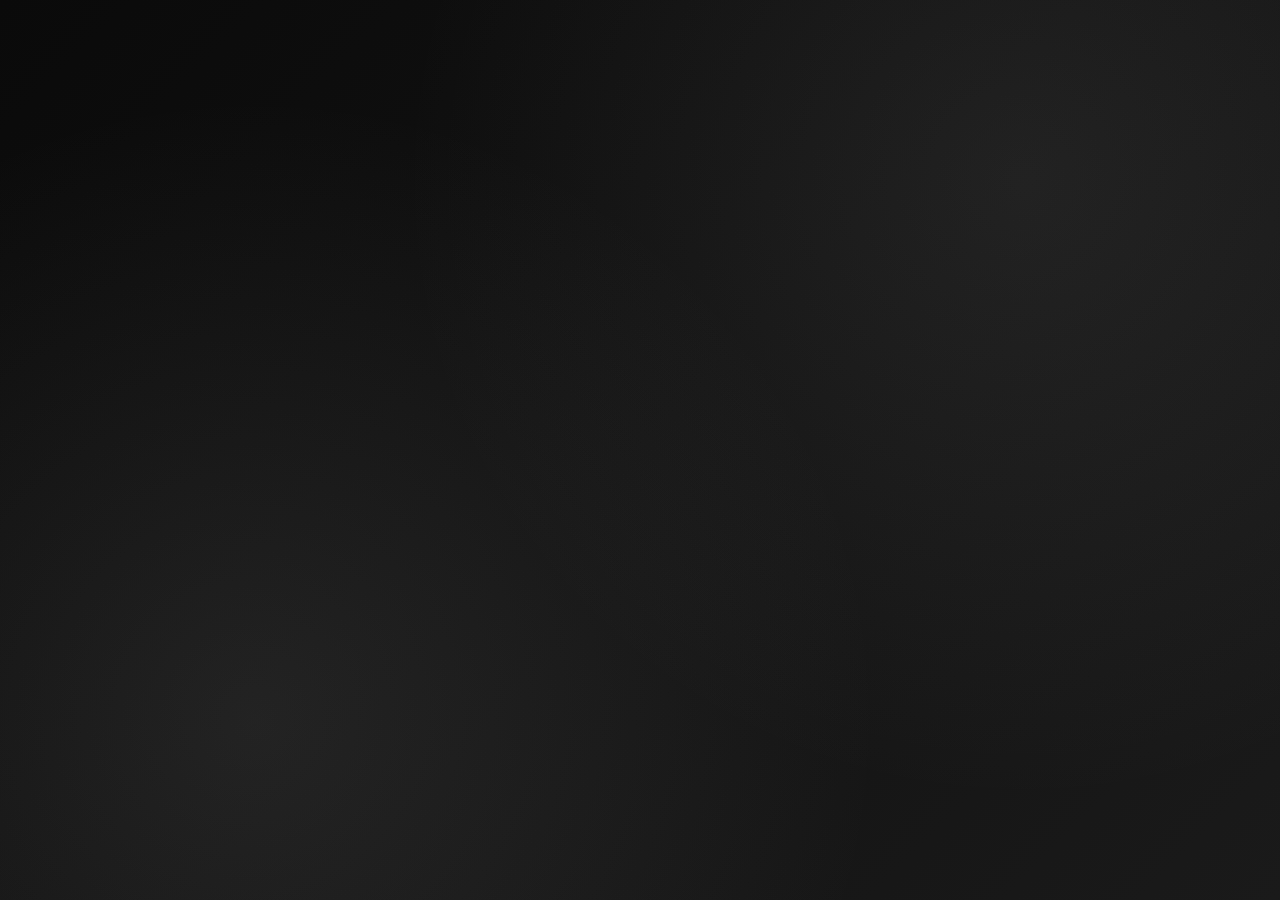
<file: Login_page/portfolio_website.html>
<!DOCTYPE html>
<html lang="en">
<head>
    <meta charset="UTF-8">
    <meta name="viewport" content="width=device-width, initial-scale=1.0">
    <title>Portfolio - Premium Experience</title>
    <link rel="stylesheet" href="./style.css">
    <style>
@import url('https://fonts.googleapis.com/css2?family=Emilys+Candy&display=swap');
</style>
    
</head>
<body>
    <div class="bg-animation"></div>
    
    <!-- Login Page -->
    <div id="loginPage" class="container">
        <div class="login-container">
            <div class="login-card">
                <div class="logo">
                    <h1>Log In</h1>
                    <p>Premium Creative Experience</p>
                </div>
                
                <form id="loginForm">
                    <div class="form-group">
                        <label for="email">Email Address</label>
                        <input type="email" id="email" class="form-input" placeholder="your@email.com" required>
                    </div>
                    
                    <div class="form-group">
                        <label for="password">Password</label>
                        <input type="password" id="password" class="form-input" placeholder="••••••••" required>
                    </div>
                    
                    <button type="submit" class="btn-primary">
                        Enter 
                    </button>
                </form>
            </div>
        </div>
    </div>

    <!-- Landing Page -->
    <div id="landingPage" class="container landing-page">
        <!-- Navigation -->
        <nav class="navbar">
            <div class="nav-content">
                <div class="nav-logo">VOLT<span class="highlight">FOLIO</span>.</div>
                <ul class="nav-links">
                    <li><a href="#portfolio">Portfolio</a></li>
                    <li><a href="#services">Services</a></li>
                    <li><a href="#blog">Blog</a></li>
                    <li><a href="#about">About Us</a></li>
                    <li><a href="#contact">Contact</a></li>
                </ul>
                <div class="nav-actions">
                    <a href="#" onclick="logout()">Sign Up</a>
                    <a href="#" class="sign-in">Sign In</a>
                </div>
            </div>
        </nav>

        <!-- Hero Section -->
        <section class="hero-section">
            <div class="hero-content">
                <h1 class="fade-in">
                    LET'S GO!<br>
                    THE <span class="highlight">PORTFOLIO</span> IS<br>
                    WAITING FOR YOU
                </h1>
                <p class="hero-subtitle fade-in delay-1">
                    Start your creative journey today and uncover exceptional designs across the 
                    digital landscape where innovation awaits, ideas come to life, and 
                    opportunities are endless
                </p>
                
                <div class="search-form fade-in delay-2">
                    <div class="form-row">
                        <div class="form-field">
                            <label for="project-type">Project Type</label>
                            <select id="project-type">
                                <option>Web Design</option>
                                <option>Mobile App</option>
                                <option>Branding</option>
                                <option>UI/UX Design</option>
                            </select>
                        </div>
                        <div class="form-field">
                            <label for="timeline">Timeline</label>
                            <input type="text" id="timeline" placeholder="Project deadline" />
                        </div>
                        <button class="search-btn">Search</button>
                    </div>
                </div>
            </div>
            
            <div class="hero-visual">
                <div class="hero-bg-circle"></div>
                <div class="hero-person"></div>
                
                <!-- Floating Service Cards -->
                <div class="floating-card card-1 fade-in delay-3">
                    <div class="card-icon">✈️</div>
                    <h3 class="card-title">Web Design</h3>
                </div>
                
                <div class="floating-card card-2 fade-in delay-4">
                    <div class="card-icon">🏨</div>
                    <h3 class="card-title">UI/UX Design</h3>
                </div>
                
                <div class="floating-card card-3 fade-in delay-5">
                    <div class="card-icon">🎭</div>
                    <h3 class="card-title">Branding</h3>
                </div>
                
                <div class="floating-card card-4 fade-in delay-6">
                    <div class="card-icon">🎯</div>
                    <h3 class="card-title">Strategy</h3>
                </div>
            </div>
        </section>
    </div>

    <script>
        // Login functionality
        const loginForm = document.getElementById('loginForm');
        const loginPage = document.getElementById('loginPage');
        const landingPage = document.getElementById('landingPage');

        loginForm.addEventListener('submit', function(e) {
            e.preventDefault();
            
            // Simple validation (you can enhance this)
            const email = document.getElementById('email').value;
            const password = document.getElementById('password').value;
            
            if (email && password) {
                // Add loading state
                const submitBtn = document.querySelector('.btn-primary');
                const originalText = submitBtn.textContent;
                submitBtn.textContent = 'Entering...';
                submitBtn.disabled = true;
                
                // Simulate API call
                setTimeout(() => {
                    loginPage.style.display = 'none';
                    landingPage.classList.add('active');
                    
                    // Trigger animations
                    setTimeout(() => {
                        document.querySelectorAll('.fade-in').forEach((el, index) => {
                            el.style.animationDelay = (index * 0.1) + 's';
                            el.style.opacity = '0';
                            el.style.transform = 'translateY(30px)';
                            el.style.animation = 'fadeIn 0.8s ease-out forwards';
                        });
                    }, 100);
                }, 1000);
            }
        });

        // Logout functionality
        function logout() {
            landingPage.classList.remove('active');
            loginPage.style.display = 'block';
            
            // Reset form
            loginForm.reset();
            const submitBtn = document.querySelector('.btn-primary');
            submitBtn.textContent = 'Enter Portfolio';
            submitBtn.disabled = false;
        }

        // Smooth scrolling for navigation links
        document.querySelectorAll('a[href^="#"]').forEach(anchor => {
            anchor.addEventListener('click', function (e) {
                e.preventDefault();
                const target = document.querySelector(this.getAttribute('href'));
                if (target) {
                    target.scrollIntoView({
                        behavior: 'smooth',
                        block: 'start'
                    });
                }
            });
        });

        // Add parallax effect to background
        window.addEventListener('scroll', () => {
            const scrolled = window.pageYOffset;
            const bg = document.querySelector('.bg-animation::before');
            if (bg) {
                bg.style.transform = `translateY(${scrolled * 0.5}px)`;
            }
        });

        // Enhanced input focus effects
        document.querySelectorAll('.form-input').forEach(input => {
            input.addEventListener('focus', function() {
                this.parentNode.classList.add('focused');
            });
            
            input.addEventListener('blur', function() {
                if (!this.value) {
                    this.parentNode.classList.remove('focused');
                }
            });
        });
    </script>
</body>
</html>
</file>
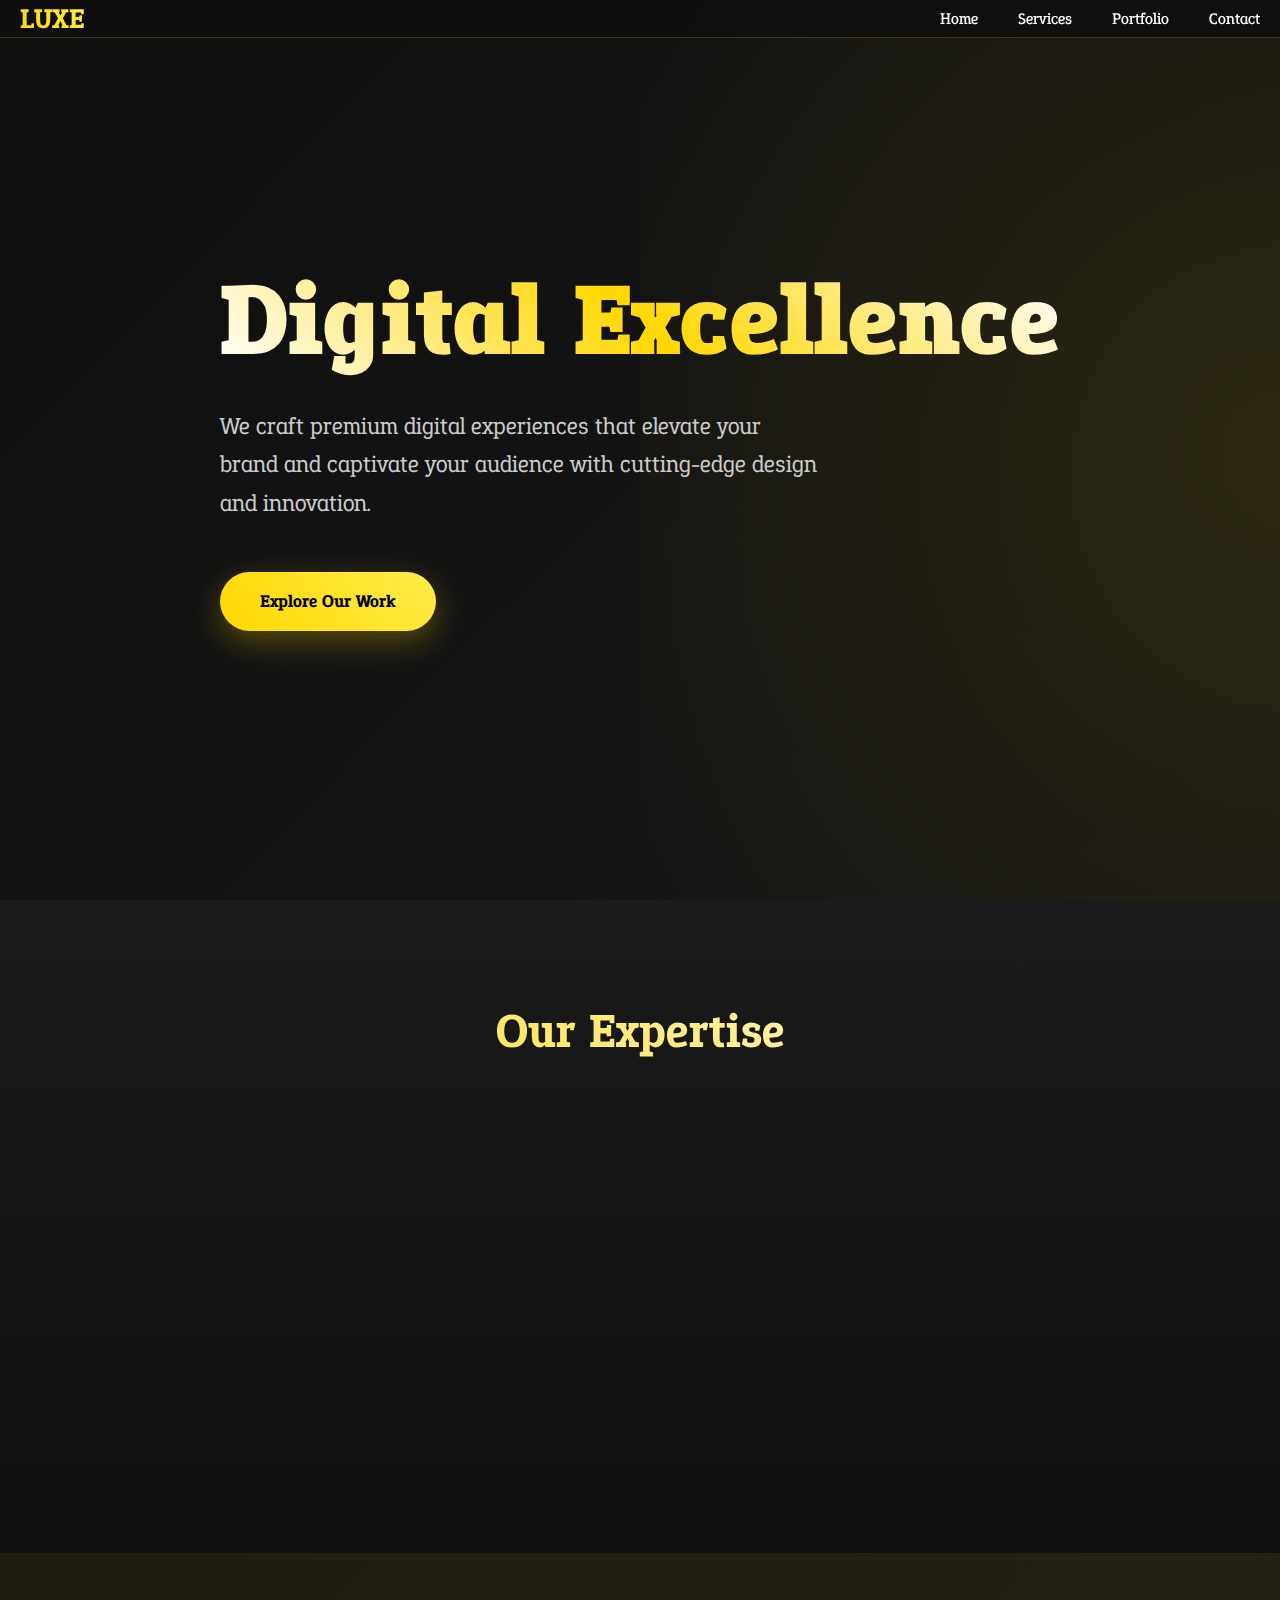
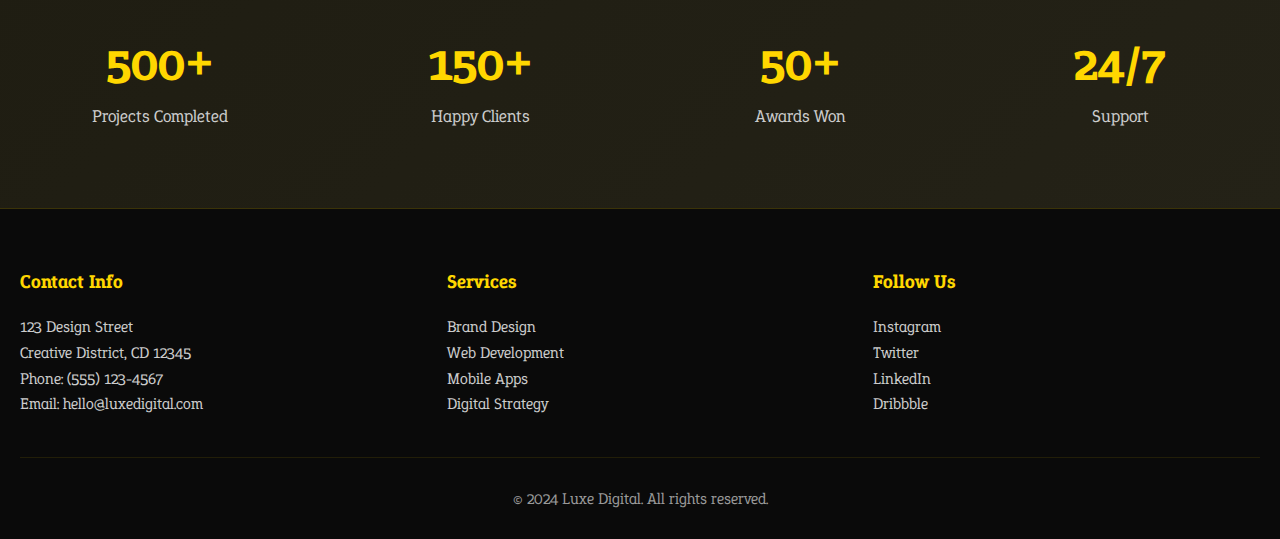
<file: Luxury Agency/luxury_agency_landing.html>
<!DOCTYPE html>
<html lang="en">
<head>
    <meta charset="UTF-8">
    <meta name="viewport" content="width=device-width, initial-scale=1.0">
    <title>Luxe Digital - Premium Digital Agency</title>
   <link rel="stylesheet" href="./style.css">
   <style>
@import url('https://fonts.googleapis.com/css2?family=Epunda+Slab:ital,wght@0,300..900;1,300..900&display=swap');
</style>

</head>
<body>
    <header>
        <nav class="container">
            <div class="logo">LUXE</div>
            <ul class="nav-links">
                <li><a href="#home">Home</a></li>
                <li><a href="#services">Services</a></li>
                <li><a href="#portfolio">Portfolio</a></li>
                <li><a href="#contact">Contact</a></li>
            </ul>
        </nav>
    </header>

    <main>
        <section class="hero" id="home">
            <div class="container">
                <div class="hero-content">
                    <h1>Digital Excellence</h1>
                    <p>We craft premium digital experiences that elevate your brand and captivate your audience with cutting-edge design and innovation.</p>
                    <a href="#services" class="cta-button">Explore Our Work</a>
                </div>
            </div>
        </section>

        <section class="services" id="services">
            <div class="container">
                <h2 class="section-title">Our Expertise</h2>
                <div class="services-grid">
                    <div class="service-card fade-in">
                        <div class="service-icon">🎨</div>
                        <h3>Brand Design</h3>
                        <p>Create stunning visual identities that capture your brand essence and resonate with your target audience through strategic design thinking.</p>
                    </div>
                    <div class="service-card fade-in">
                        <div class="service-icon">💻</div>
                        <h3>Web Development</h3>
                        <p>Build responsive, high-performance websites with cutting-edge technologies that deliver exceptional user experiences across all devices.</p>
                    </div>
                    <div class="service-card fade-in">
                        <div class="service-icon">📱</div>
                        <h3>Mobile Apps</h3>
                        <p>Develop intuitive mobile applications that engage users and drive business growth with seamless functionality and elegant design.</p>
                    </div>
                </div>
            </div>
        </section>

        <section class="stats">
            <div class="container">
                <div class="stats-grid">
                    <div class="stat-item">
                        <h3>500+</h3>
                        <p>Projects Completed</p>
                    </div>
                    <div class="stat-item">
                        <h3>150+</h3>
                        <p>Happy Clients</p>
                    </div>
                    <div class="stat-item">
                        <h3>50+</h3>
                        <p>Awards Won</p>
                    </div>
                    <div class="stat-item">
                        <h3>24/7</h3>
                        <p>Support</p>
                    </div>
                </div>
            </div>
        </section>
    </main>

    <footer>
        <div class="container">
            <div class="footer-content">
                <div class="footer-section">
                    <h3>Contact Info</h3>
                    <p>123 Design Street<br>
                    Creative District, CD 12345<br>
                    Phone: (555) 123-4567<br>
                    Email: hello@luxedigital.com</p>
                </div>
                <div class="footer-section">
                    <h3>Services</h3>
                    <p><a href="#">Brand Design</a><br>
                    <a href="#">Web Development</a><br>
                    <a href="#">Mobile Apps</a><br>
                    <a href="#">Digital Strategy</a></p>
                </div>
                <div class="footer-section">
                    <h3>Follow Us</h3>
                    <p><a href="#">Instagram</a><br>
                    <a href="#">Twitter</a><br>
                    <a href="#">LinkedIn</a><br>
                    <a href="#">Dribbble</a></p>
                </div>
            </div>
            <div class="footer-bottom">
                <p>&copy; 2024 Luxe Digital. All rights reserved.</p>
            </div>
        </div>
    </footer>

    <script>
        // Smooth scrolling for navigation links
        document.querySelectorAll('a[href^="#"]').forEach(anchor => {
            anchor.addEventListener('click', function (e) {
                e.preventDefault();
                const target = document.querySelector(this.getAttribute('href'));
                if (target) {
                    target.scrollIntoView({
                        behavior: 'smooth',
                        block: 'start'
                    });
                }
            });
        });

        // Intersection Observer for animations
        const observerOptions = {
            threshold: 0.1,
            rootMargin: '0px 0px -50px 0px'
        };

        const observer = new IntersectionObserver(function(entries) {
            entries.forEach(entry => {
                if (entry.isIntersecting) {
                    entry.target.style.animationDelay = Math.random() * 0.3 + 's';
                    entry.target.classList.add('fade-in');
                }
            });
        }, observerOptions);

        document.querySelectorAll('.service-card').forEach(card => {
            observer.observe(card);
        });

        // Parallax effect for hero background
        window.addEventListener('scroll', () => {
            const scrolled = window.pageYOffset;
            const hero = document.querySelector('.hero::before');
            if (hero) {
                hero.style.transform = `translateY(${scrolled * 0.5}px)`;
            }
        });
    </script>
</body>
</html>
</file>
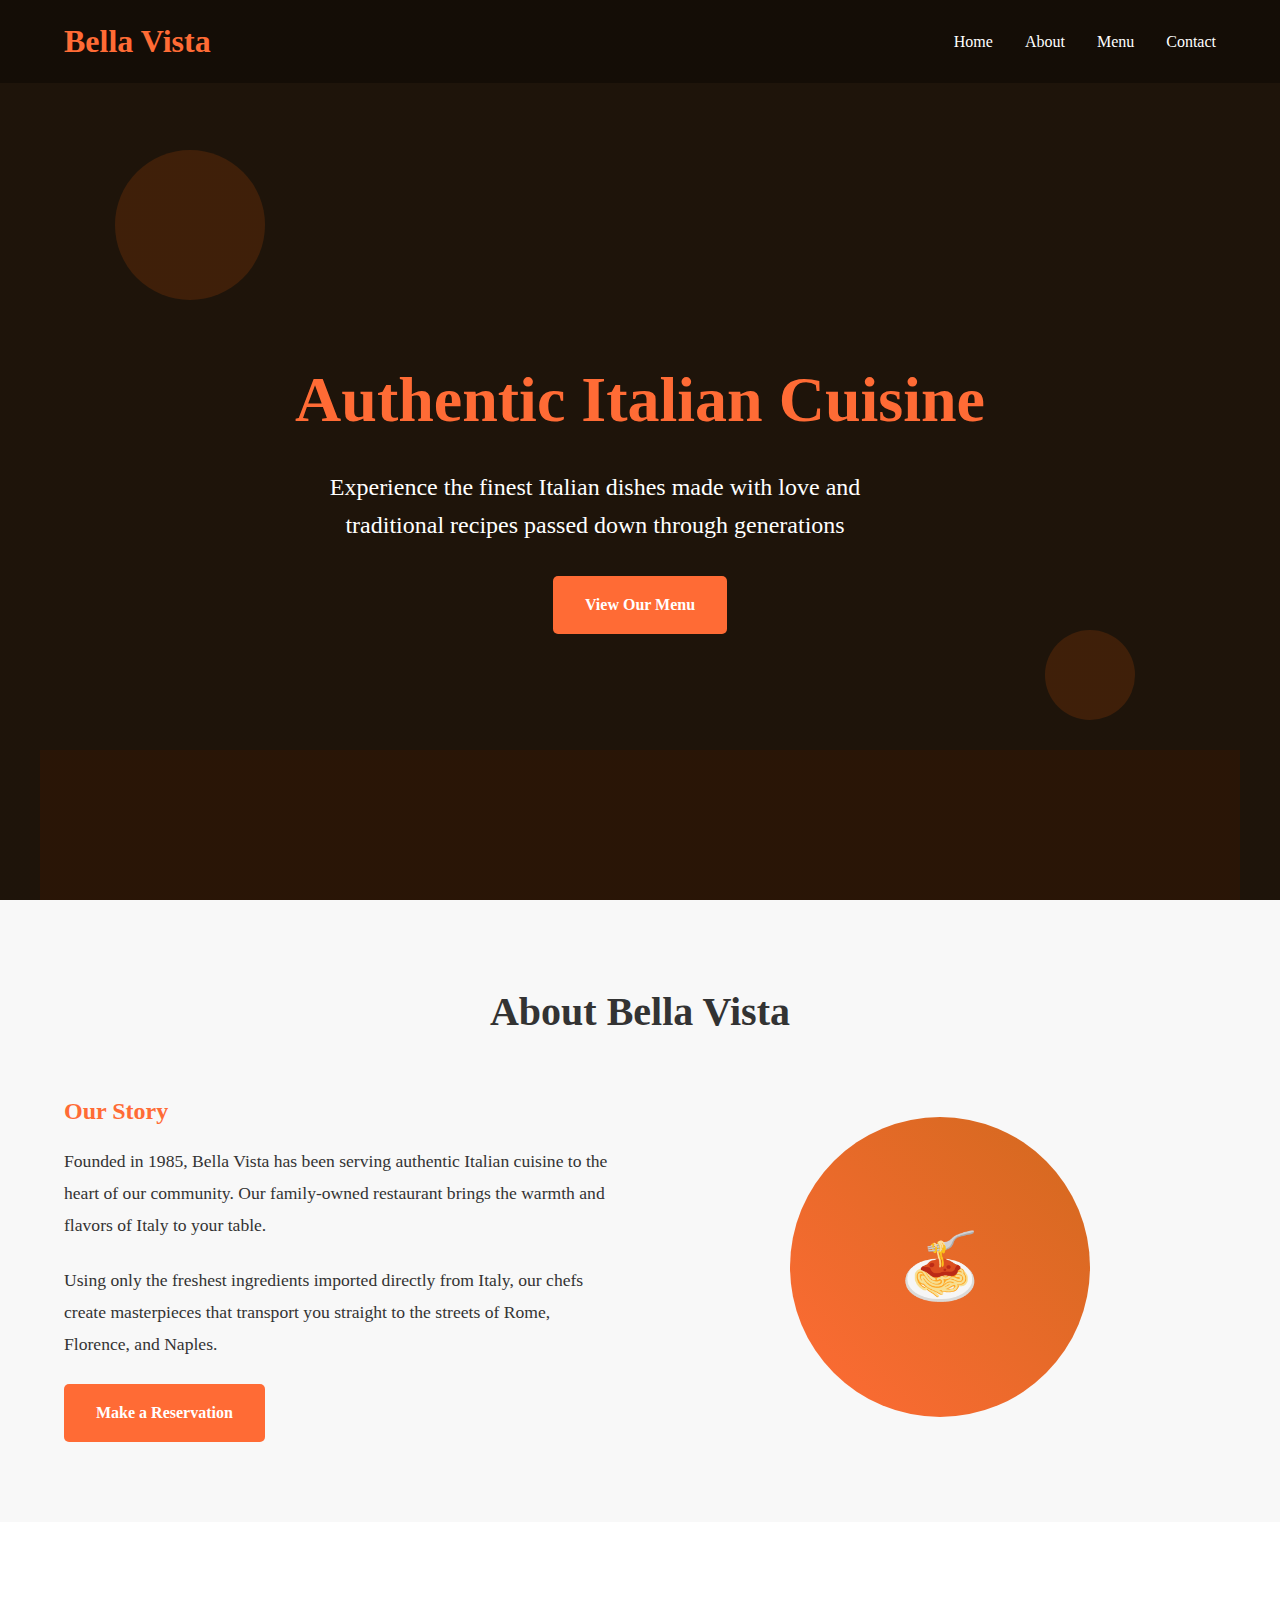
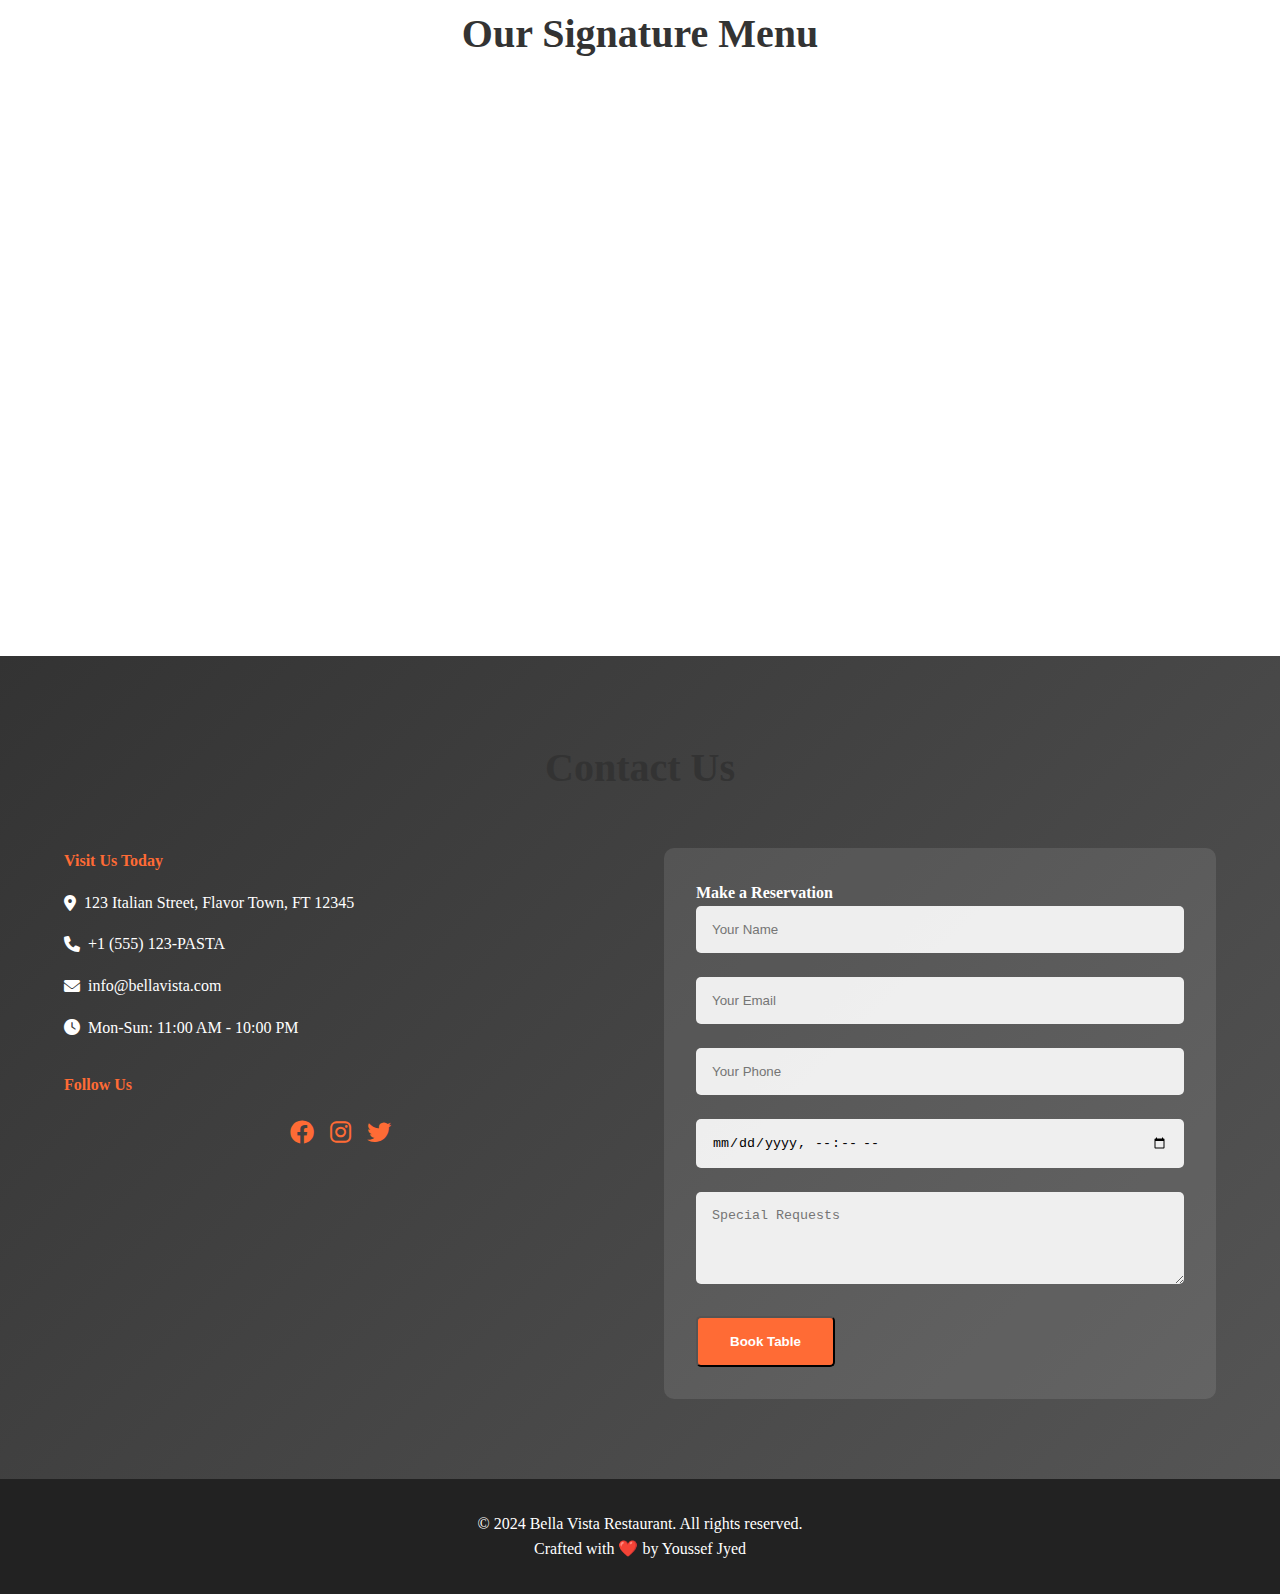
<file: restaurant/restaurant-website (1).html>
<!DOCTYPE html>
<html lang="en">
<head>
    <meta charset="UTF-8">
    <meta name="viewport" content="width=device-width, initial-scale=1.0">
    <title>Bella Vista - Italian Restaurant</title>
    <link href="https://cdnjs.cloudflare.com/ajax/libs/font-awesome/6.0.0/css/all.min.css" rel="stylesheet">
    <link rel="stylesheet" href="./style.css">
    <style>
@import url('https://fonts.googleapis.com/css2?family=Story+Script&display=swap');
</style>
</head>
<body>
    <header>
        <nav>
            <div class="logo">Bella Vista</div>
            <ul class="nav-links">
                <li><a href="#home">Home</a></li>
                <li><a href="#about">About</a></li>
                <li><a href="#menu">Menu</a></li>
                <li><a href="#contact">Contact</a></li>
            </ul>
        </nav>
        <div class="hero">
            <div class="hero-content">
                <h1>Authentic Italian Cuisine</h1>
                <p>Experience the finest Italian dishes made with love and traditional recipes passed down through generations</p>
                <a href="#menu" class="btn">View Our Menu</a>
            </div>
        </div>
    </header>

    <section class="about" id="about">
        <div class="container">
            <h2 class="section-title">About Bella Vista</h2>
            <div class="about-content">
                <div class="about-text">
                    <h3>Our Story</h3>
                    <p>Founded in 1985, Bella Vista has been serving authentic Italian cuisine to the heart of our community. Our family-owned restaurant brings the warmth and flavors of Italy to your table.</p>
                    <p>Using only the freshest ingredients imported directly from Italy, our chefs create masterpieces that transport you straight to the streets of Rome, Florence, and Naples.</p>
                    <a href="#contact" class="btn">Make a Reservation</a>
                </div>
                <div class="about-image">
                    <div>🍝</div>
                </div>
            </div>
        </div>
    </section>

    <section class="menu" id="menu">
        <div class="container">
            <h2 class="section-title">Our Signature Menu</h2>
            <div class="menu-grid">
                <div class="menu-item">
                    <h4>Spaghetti Carbonara</h4>
                    <p>Classic Roman pasta with eggs, pecorino cheese, pancetta, and black pepper</p>
                    <div class="price">$18</div>
                </div>
                <div class="menu-item">
                    <h4>Margherita Pizza</h4>
                    <p>Traditional Neapolitan pizza with fresh mozzarella, basil, and San Marzano tomatoes</p>
                    <div class="price">$16</div>
                </div>
                <div class="menu-item">
                    <h4>Osso Buco Milanese</h4>
                    <p>Braised veal shanks with vegetables, white wine, and broth served with risotto</p>
                    <div class="price">$28</div>
                </div>
                <div class="menu-item">
                    <h4>Tiramisu</h4>
                    <p>Classic Italian dessert with ladyfingers, espresso, mascarpone, and cocoa</p>
                    <div class="price">$9</div>
                </div>
                <div class="menu-item">
                    <h4>Risotto ai Porcini</h4>
                    <p>Creamy Arborio rice with porcini mushrooms and aged Parmigiano-Reggiano</p>
                    <div class="price">$22</div>
                </div>
                <div class="menu-item">
                    <h4>Branzino al Sale</h4>
                    <p>Mediterranean sea bass baked in sea salt with herbs and olive oil</p>
                    <div class="price">$26</div>
                </div>
            </div>
        </div>
    </section>

    <section class="contact" id="contact">
        <div class="container">
            <h2 class="section-title">Contact Us</h2>
            <div class="contact-content">
                <div class="contact-info">
                    <h4>Visit Us Today</h4>
                    <p><i class="fas fa-map-marker-alt"></i> 123 Italian Street, Flavor Town, FT 12345</p>
                    <p><i class="fas fa-phone"></i> +1 (555) 123-PASTA</p>
                    <p><i class="fas fa-envelope"></i> info@bellavista.com</p>
                    <p><i class="fas fa-clock"></i> Mon-Sun: 11:00 AM - 10:00 PM</p>
                    
                    <h4 style="margin-top: 2rem;">Follow Us</h4>
                    <div class="social-links">
                        <a href="#"><i class="fab fa-facebook"></i></a>
                        <a href="#"><i class="fab fa-instagram"></i></a>
                        <a href="#"><i class="fab fa-twitter"></i></a>
                    </div>
                </div>
                <div class="contact-form">
                    <h4>Make a Reservation</h4>
                    <form>
                        <div class="form-group">
                            <input type="text" placeholder="Your Name" required>
                        </div>
                        <div class="form-group">
                            <input type="email" placeholder="Your Email" required>
                        </div>
                        <div class="form-group">
                            <input type="tel" placeholder="Your Phone" required>
                        </div>
                        <div class="form-group">
                            <input type="datetime-local" required>
                        </div>
                        <div class="form-group">
                            <textarea placeholder="Special Requests" rows="4"></textarea>
                        </div>
                        <button type="submit" class="btn">Book Table</button>
                    </form>
                </div>
            </div>
        </div>
    </section>

    <footer>
        <div class="container">
            <p>&copy; 2024 Bella Vista Restaurant. All rights reserved.</p>
            <p>Crafted with ❤️ by Youssef Jyed</p>
        </div>
    </footer>

    <script>
        // Smooth scrolling for navigation links
        document.querySelectorAll('a[href^="#"]').forEach(anchor => {
            anchor.addEventListener('click', function (e) {
                e.preventDefault();
                document.querySelector(this.getAttribute('href')).scrollIntoView({
                    behavior: 'smooth'
                });
            });
        });

        // Form submission
        document.querySelector('form').addEventListener('submit', function(e) {
            e.preventDefault();
            alert('Thank you for your reservation! We will contact you soon to confirm.');
            this.reset();
        });

        // Menu item animation on scroll
        const observerOptions = {
            threshold: 0.1,
            rootMargin: '0px 0px -50px 0px'
        };

        const observer = new IntersectionObserver((entries) => {
            entries.forEach(entry => {
                if (entry.isIntersecting) {
                    entry.target.style.opacity = '1';
                    entry.target.style.transform = 'translateY(0)';
                }
            });
        }, observerOptions);

        document.querySelectorAll('.menu-item').forEach(item => {
            item.style.opacity = '0';
            item.style.transform = 'translateY(30px)';
            item.style.transition = 'all 0.6s ease';
            observer.observe(item);
        });
    </script>
</body>
</html>
</file>
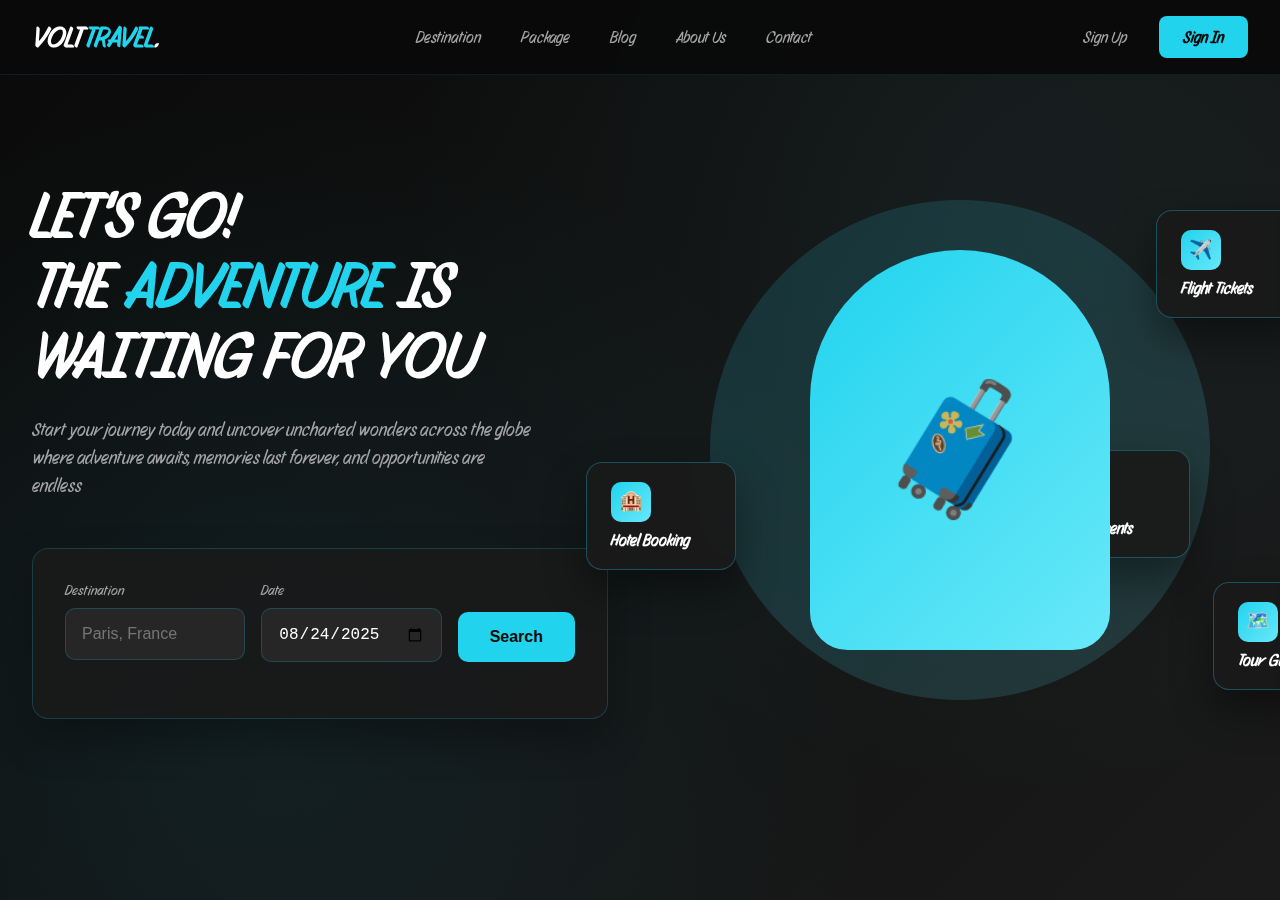
<file: Travel Agency/travel_agency_dark.html>
<!DOCTYPE html>
<html lang="en">
<head>
    <meta charset="UTF-8">
    <meta name="viewport" content="width=device-width, initial-scale=1.0">
    <title>VoltTravel - Adventure Awaits</title>
    <link rel="stylesheet" href="./style.css">
    <style>
@import url('https://fonts.googleapis.com/css2?family=Story+Script&display=swap');
</style>
</head>
<body>
    <div class="bg-animation"></div>
    
    <!-- Navigation -->
    <nav class="navbar">
        <div class="nav-content">
            <div class="nav-logo">VOLT<span class="highlight">TRAVEL</span>.</div>
            <ul class="nav-links">
                <li><a href="#destination">Destination</a></li>
                <li><a href="#package">Package</a></li>
                <li><a href="#blog">Blog</a></li>
                <li><a href="#about">About Us</a></li>
                <li><a href="#contact">Contact</a></li>
            </ul>
            <div class="nav-actions">
                <a href="#">Sign Up</a>
                <a href="#" class="sign-in">Sign In</a>
            </div>
        </div>
    </nav>

    <!-- Hero Section -->
    <section class="hero-section">
        <div class="hero-content">
            <h1 class="fade-in">
                LET'S GO!<br>
                THE <span class="highlight">ADVENTURE</span> IS<br>
                WAITING FOR YOU
            </h1>
            <p class="hero-subtitle fade-in delay-1">
                Start your journey today and uncover uncharted wonders across the 
                globe where adventure awaits, memories last forever, and 
                opportunities are endless
            </p>
            
            <div class="search-form fade-in delay-2">
                <div class="form-row">
                    <div class="form-field">
                        <label for="destination">Destination</label>
                        <input type="text" id="destination" placeholder="Paris, France" />
                    </div>
                    <div class="form-field">
                        <label for="date">Date</label>
                        <input type="date" id="date" value="2025-08-24" />
                    </div>
                    <button class="search-btn">Search</button>
                </div>
            </div>
        </div>
        
        <div class="hero-visual">
            <div class="hero-bg-circle"></div>
            <div class="hero-person"></div>
            
            <!-- Floating Service Cards -->
            <div class="floating-card card-1 fade-in delay-3">
                <div class="card-icon">✈️</div>
                <h3 class="card-title">Flight Tickets</h3>
            </div>
            
            <div class="floating-card card-2 fade-in delay-4">
                <div class="card-icon">🏨</div>
                <h3 class="card-title">Hotel Booking</h3>
            </div>
            
            <div class="floating-card card-3 fade-in delay-5">
                <div class="card-icon">🎭</div>
                <h3 class="card-title">Local Events</h3>
            </div>
            
            <div class="floating-card card-4 fade-in delay-6">
                <div class="card-icon">🗺️</div>
                <h3 class="card-title">Tour Guide</h3>
            </div>
        </div>
    </section>

    <script>
        // Smooth scrolling for navigation links
        document.querySelectorAll('a[href^="#"]').forEach(anchor => {
            anchor.addEventListener('click', function (e) {
                e.preventDefault();
                const target = document.querySelector(this.getAttribute('href'));
                if (target) {
                    target.scrollIntoView({
                        behavior: 'smooth',
                        block: 'start'
                    });
                }
            });
        });

        // Enhanced animations on scroll
        const observer = new IntersectionObserver((entries) => {
            entries.forEach(entry => {
                if (entry.isIntersecting) {
                    entry.target.style.opacity = '1';
                    entry.target.style.transform = 'translateY(0)';
                }
            });
        });

        document.querySelectorAll('.fade-in').forEach(el => {
            observer.observe(el);
        });

        // Search functionality
        document.querySelector('.search-btn').addEventListener('click', function() {
            const destination = document.getElementById('destination').value;
            const date = document.getElementById('date').value;
            
            if (destination && date) {
                // Add loading state
                this.textContent = 'Searching...';
                this.disabled = true;
                
                setTimeout(() => {
                    alert(`Searching for trips to ${destination} on ${date}!`);
                    this.textContent = 'Search';
                    this.disabled = false;
                }, 1500);
            } else {
                alert('Please fill in both destination and date fields.');
            }
        });

        // Dark mode toggle (already in dark mode, but button for demo)
        document.querySelector('.dark-mode-toggle').addEventListener('click', function() {
            this.textContent = this.textContent.includes('🌙') ? '☀️ Light Mode' : '🌙 Dark Mode';
        });

        // Add parallax effect to background
        window.addEventListener('scroll', () => {
            const scrolled = window.pageYOffset;
            const bg = document.querySelector('.bg-animation::before');
            if (bg) {
                bg.style.transform = `translateY(${scrolled * 0.5}px)`;
            }
        });

        // Enhanced input focus effects
        document.querySelectorAll('input, select').forEach(input => {
            input.addEventListener('focus', function() {
                this.parentNode.classList.add('focused');
            });
            
            input.addEventListener('blur', function() {
                if (!this.value) {
                    this.parentNode.classList.remove('focused');
                }
            });
        });

        // Initialize animations
        setTimeout(() => {
            document.querySelectorAll('.fade-in').forEach((el, index) => {
                el.style.animationDelay = (index * 0.1) + 's';
            });
        }, 100);
    </script>
</body>
</html>
</file>
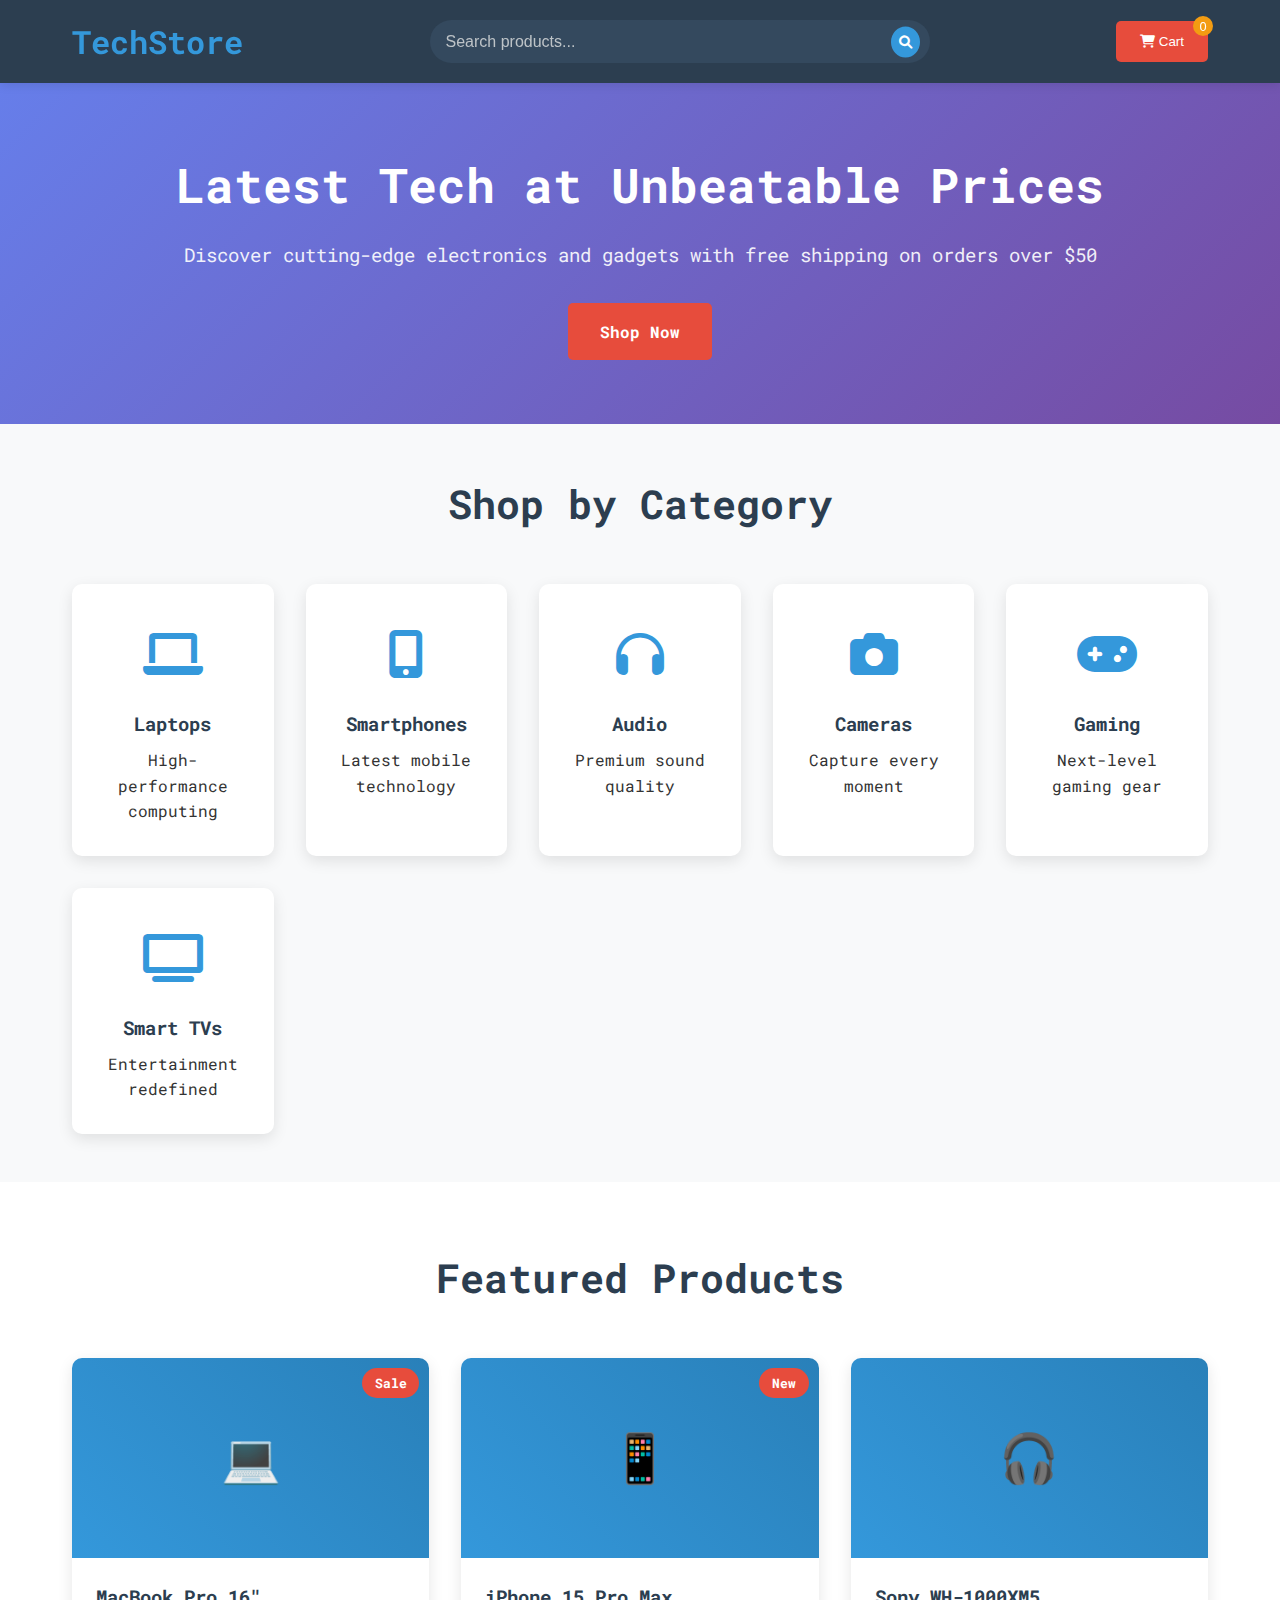
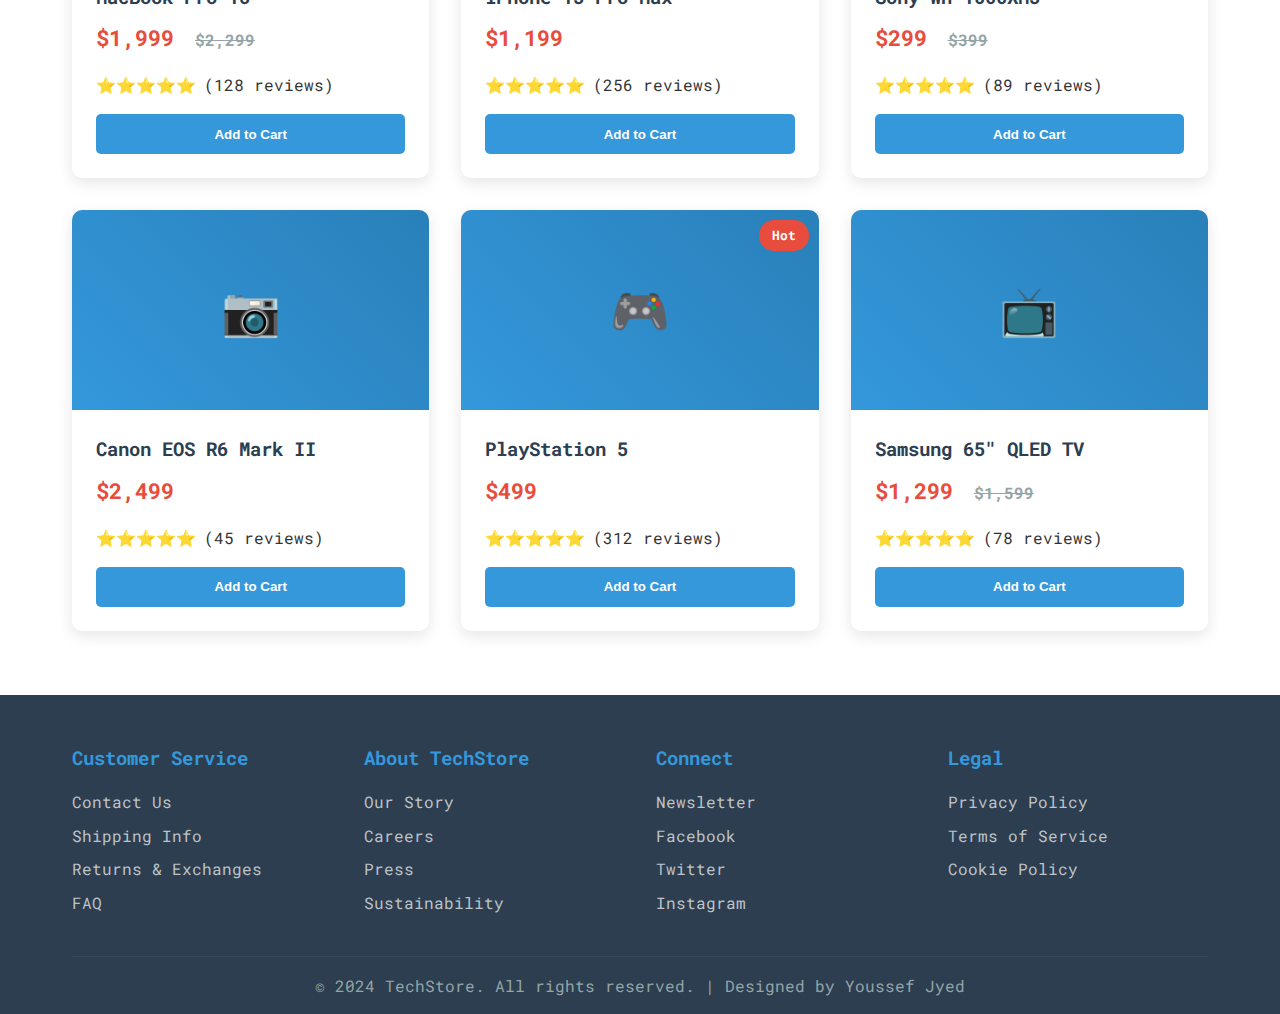
<file: e-commerce/html/ecommerce-website (1).html>
<!DOCTYPE html>
<html lang="en">
<head>
    <meta charset="UTF-8">
    <meta name="viewport" content="width=device-width, initial-scale=1.0">
    <title>TechStore - Electronics & Gadgets</title>
    <link href="https://cdnjs.cloudflare.com/ajax/libs/font-awesome/6.0.0/css/all.min.css" rel="stylesheet">
    <link rel="stylesheet" href="./style.css">
    <style>
@import url('https://fonts.googleapis.com/css2?family=Roboto+Mono:ital,wght@0,100..700;1,100..700&display=swap');
</style>
</head>
<body>
    <header>
        <div class="header-content">
            <div class="logo">TechStore</div>
            <div class="search-bar">
                <input type="text" placeholder="Search products...">
                <button class="search-btn"><i class="fas fa-search"></i></button>
            </div>
            <div class="header-actions">
                <button class="cart-btn" onclick="openCart()">
                    <i class="fas fa-shopping-cart"></i> Cart
                    <span class="cart-count">0</span>
                </button>
            </div>
        </div>
    </header>

    <section class="hero">
        <div class="hero-content">
            <h1>Latest Tech at Unbeatable Prices</h1>
            <p>Discover cutting-edge electronics and gadgets with free shipping on orders over $50</p>
            <a href="#products" class="cta-btn">Shop Now</a>
        </div>
    </section>

    <section class="categories">
        <div class="container">
            <h2 class="section-title">Shop by Category</h2>
            <div class="category-grid">
                <div class="category-card">
                    <div class="category-icon"><i class="fas fa-laptop"></i></div>
                    <h3>Laptops</h3>
                    <p>High-performance computing</p>
                </div>
                <div class="category-card">
                    <div class="category-icon"><i class="fas fa-mobile-alt"></i></div>
                    <h3>Smartphones</h3>
                    <p>Latest mobile technology</p>
                </div>
                <div class="category-card">
                    <div class="category-icon"><i class="fas fa-headphones"></i></div>
                    <h3>Audio</h3>
                    <p>Premium sound quality</p>
                </div>
                <div class="category-card">
                    <div class="category-icon"><i class="fas fa-camera"></i></div>
                    <h3>Cameras</h3>
                    <p>Capture every moment</p>
                </div>
                <div class="category-card">
                    <div class="category-icon"><i class="fas fa-gamepad"></i></div>
                    <h3>Gaming</h3>
                    <p>Next-level gaming gear</p>
                </div>
                <div class="category-card">
                    <div class="category-icon"><i class="fas fa-tv"></i></div>
                    <h3>Smart TVs</h3>
                    <p>Entertainment redefined</p>
                </div>
            </div>
        </div>
    </section>

    <section class="products" id="products">
        <div class="container">
            <h2 class="section-title">Featured Products</h2>
            <div class="product-grid">
                <div class="product-card">
                    <div class="product-image">
                        💻
                        <span class="product-badge">Sale</span>
                    </div>
                    <div class="product-info">
                        <h3 class="product-title">MacBook Pro 16"</h3>
                        <div class="product-price">
                            $1,999 <span class="original-price">$2,299</span>
                        </div>
                        <div class="product-rating">
                            <span class="stars">⭐⭐⭐⭐⭐</span>
                            <span>(128 reviews)</span>
                        </div>
                        <button class="add-to-cart" onclick="addToCart('MacBook Pro 16', 1999)">Add to Cart</button>
                    </div>
                </div>
                
                <div class="product-card">
                    <div class="product-image">
                        📱
                        <span class="product-badge">New</span>
                    </div>
                    <div class="product-info">
                        <h3 class="product-title">iPhone 15 Pro Max</h3>
                        <div class="product-price">$1,199</div>
                        <div class="product-rating">
                            <span class="stars">⭐⭐⭐⭐⭐</span>
                            <span>(256 reviews)</span>
                        </div>
                        <button class="add-to-cart" onclick="addToCart('iPhone 15 Pro Max', 1199)">Add to Cart</button>
                    </div>
                </div>

                <div class="product-card">
                    <div class="product-image">
                        🎧
                    </div>
                    <div class="product-info">
                        <h3 class="product-title">Sony WH-1000XM5</h3>
                        <div class="product-price">
                            $299 <span class="original-price">$399</span>
                        </div>
                        <div class="product-rating">
                            <span class="stars">⭐⭐⭐⭐⭐</span>
                            <span>(89 reviews)</span>
                        </div>
                        <button class="add-to-cart" onclick="addToCart('Sony WH-1000XM5', 299)">Add to Cart</button>
                    </div>
                </div>

                <div class="product-card">
                    <div class="product-image">
                        📷
                    </div>
                    <div class="product-info">
                        <h3 class="product-title">Canon EOS R6 Mark II</h3>
                        <div class="product-price">$2,499</div>
                        <div class="product-rating">
                            <span class="stars">⭐⭐⭐⭐⭐</span>
                            <span>(45 reviews)</span>
                        </div>
                        <button class="add-to-cart" onclick="addToCart('Canon EOS R6 Mark II', 2499)">Add to Cart</button>
                    </div>
                </div>

                <div class="product-card">
                    <div class="product-image">
                        🎮
                        <span class="product-badge">Hot</span>
                    </div>
                    <div class="product-info">
                        <h3 class="product-title">PlayStation 5</h3>
                        <div class="product-price">$499</div>
                        <div class="product-rating">
                            <span class="stars">⭐⭐⭐⭐⭐</span>
                            <span>(312 reviews)</span>
                        </div>
                        <button class="add-to-cart" onclick="addToCart('PlayStation 5', 499)">Add to Cart</button>
                    </div>
                </div>

                <div class="product-card">
                    <div class="product-image">
                        📺
                    </div>
                    <div class="product-info">
                        <h3 class="product-title">Samsung 65" QLED TV</h3>
                        <div class="product-price">
                            $1,299 <span class="original-price">$1,599</span>
                        </div>
                        <div class="product-rating">
                            <span class="stars">⭐⭐⭐⭐⭐</span>
                            <span>(78 reviews)</span>
                        </div>
                        <button class="add-to-cart" onclick="addToCart('Samsung 65 QLED TV', 1299)">Add to Cart</button>
                    </div>
                </div>
            </div>
        </div>
    </section>

    <footer>
        <div class="container">
            <div class="footer-content">
                <div class="footer-section">
                    <h3>Customer Service</h3>
                    <a href="#">Contact Us</a>
                    <a href="#">Shipping Info</a>
                    <a href="#">Returns & Exchanges</a>
                    <a href="#">FAQ</a>
                </div>
                <div class="footer-section">
                    <h3>About TechStore</h3>
                    <a href="#">Our Story</a>
                    <a href="#">Careers</a>
                    <a href="#">Press</a>
                    <a href="#">Sustainability</a>
                </div>
                <div class="footer-section">
                    <h3>Connect</h3>
                    <a href="#">Newsletter</a>
                    <a href="#">Facebook</a>
                    <a href="#">Twitter</a>
                    <a href="#">Instagram</a>
                </div>
                <div class="footer-section">
                    <h3>Legal</h3>
                    <a href="#">Privacy Policy</a>
                    <a href="#">Terms of Service</a>
                    <a href="#">Cookie Policy</a>
                </div>
            </div>
            <div class="footer-bottom">
                <p>&copy; 2024 TechStore. All rights reserved. | Designed by Youssef Jyed</p>
            </div>
        </div>
    </footer>

    <!-- Cart Modal -->
    <div class="modal" id="cartModal">
        <div class="modal-content">
            <button class="close-btn" onclick="closeCart()">&times;</button>
            <h2>Shopping Cart</h2>
            <div id="cartItems"></div>
            <div class="cart-total" id="cartTotal">Total: $0</div>
            <button class="cta-btn" style="width: 100%; margin-top: 1rem;" onclick="checkout()">
                Proceed to Checkout
            </button>
        </div>
    </div>

    <script>
        let cart = [];
        let cartCount = 0;
        let cartTotal = 0;

        function addToCart(productName, price) {
            cart.push({ name: productName, price: price });
            cartCount++;
            cartTotal += price;
            
            document.querySelector('.cart-count').textContent = cartCount;
            
            // Show success message
            alert(`${productName} added to cart!`);
        }

        function openCart() {
            const cartModal = document.getElementById('cartModal');
            const cartItems = document.getElementById('cartItems');
            const cartTotalElement = document.getElementById('cartTotal');
            
            // Clear previous content
            cartItems.innerHTML = '';
            
            if (cart.length === 0) {
                cartItems.innerHTML = '<p style="text-align: center; padding: 2rem; color: #95a5a6;">Your cart is empty</p>';
            } else {
                cart.forEach((item, index) => {
                    const cartItem = document.createElement('div');
                    cartItem.className = 'cart-item';
                    cartItem.innerHTML = `
                        <span>${item.name}</span>
                        <span>${item.price}</span>
                        <button onclick="removeFromCart(${index})" style="background: #e74c3c; color: white; border: none; padding: 0.3rem 0.8rem; border-radius: 3px; cursor: pointer;">Remove</button>
                    `;
                    cartItems.appendChild(cartItem);
                });
            }
            
            cartTotalElement.textContent = `Total: ${cartTotal}`;
            cartModal.style.display = 'block';
        }

        function closeCart() {
            document.getElementById('cartModal').style.display = 'none';
        }

        function removeFromCart(index) {
            cartTotal -= cart[index].price;
            cart.splice(index, 1);
            cartCount--;
            
            document.querySelector('.cart-count').textContent = cartCount;
            openCart(); // Refresh the cart display
        }

        function checkout() {
            if (cart.length === 0) {
                alert('Your cart is empty!');
                return;
            }
            
            alert(`Thank you for your purchase! Total: ${cartTotal}\nYour order has been processed.`);
            
            // Clear cart
            cart = [];
            cartCount = 0;
            cartTotal = 0;
            document.querySelector('.cart-count').textContent = '0';
            closeCart();
        }

        // Smooth scrolling
        document.querySelectorAll('a[href^="#"]').forEach(anchor => {
            anchor.addEventListener('click', function (e) {
                e.preventDefault();
                document.querySelector(this.getAttribute('href')).scrollIntoView({
                    behavior: 'smooth'
                });
            });
        });

        // Search functionality
        document.querySelector('.search-btn').addEventListener('click', function() {
            const searchTerm = document.querySelector('.search-bar input').value;
            if (searchTerm) {
                alert(`Searching for: ${searchTerm}`);
            }
        });

        // Category click handlers
        document.querySelectorAll('.category-card').forEach(card => {
            card.addEventListener('click', function() {
                const category = this.querySelector('h3').textContent;
                alert(`Browsing ${category} category`);
            });
        });

        // Product hover effects
        document.querySelectorAll('.product-card').forEach(card => {
            card.addEventListener('mouseenter', function() {
                this.style.transform = 'translateY(-10px)';
            });
            
            card.addEventListener('mouseleave', function() {
                this.style.transform = 'translateY(-5px)';
            });
        });

        // Close modal when clicking outside
        window.addEventListener('click', function(event) {
            const modal = document.getElementById('cartModal');
            if (event.target === modal) {
                closeCart();
            }
        });
    </script>
</body>
</html>
</file>
<file: Login/styles.css>
*{
  margin: 0;
  padding: 0;
  box-sizing: border-box;
  font-family: "Poppins", sans-serif;
}
body{
  display: flex;
  justify-content: center;
  align-items: center;
  min-height: 100vh;
  background: url(background.png) no-repeat;
  background-size: cover;
  background-position: center;
}
.wrapper{
  width: 420px;
  background: transparent;
  border: 2px solid rgba(255, 255, 255, .2);
  color: #fff;
  border-radius: 12px;
  padding: 30px 40px;
  backdrop-filter: blur(5px);
}
.wrapper h1{
  font-size: 36px;
  text-align: center;
}
.wrapper .input-box{
  position: relative;
  width: 100%;
  height: 50px;
  
  margin: 30px 0;
}
.input-box input{
  width: 100%;
  height: 100%;
  background: transparent;
  border: none;
  outline: none;
  border: 2px solid rgba(255, 255, 255, .2);
  border-radius: 40px;
  font-size: 16px;
  color: #fff;
  padding: 20px 45px 20px 20px;
}
.input-box input::placeholder{
  color: #fff;
}
.input-box i{
  position: absolute;
  right: 20px;
  top: 30%;
  transform: translate(-50%);
  font-size: 20px;

}
.wrapper .remember-forgot{
  display: flex;
  justify-content: space-between;
  font-size: 14.5px;
  margin: -15px 0 15px;
}
.remember-forgot label input{
  accent-color: #fff;
  margin-right: 3px;

}
.remember-forgot a{
  color: #fff;
  text-decoration: none;

}
.remember-forgot a:hover{
  text-decoration: underline;
}
.wrapper .btn{
  width: 100%;
  height: 45px;
  background: #fff;
  border: none;
  outline: none;
  border-radius: 40px;
  box-shadow: 0 0 10px rgba(0, 0, 0, .1);
  cursor: pointer;
  font-size: 16px;
  color: #333;
  font-weight: 600;
}
.wrapper .register-link{
  font-size: 14.5px;
  text-align: center;
  margin: 20px 0 15px;

}
.register-link p a{
  color: #fff;
  text-decoration: none;
  font-weight: 600;
}
.register-link p a:hover{
  text-decoration: underline;
}
</file>
<file: business/style.css>
* {
            margin: 0;
            padding: 0;
            box-sizing: border-box;
        }

        body {
            font-family: 'Arial', sans-serif;
            line-height: 1.6;
            color: #333;
        }

        /* Header */
        header {
            background: #fff;
            box-shadow: 0 2px 10px rgba(0,0,0,0.1);
            position: fixed;
            width: 100%;
            top: 0;
            z-index: 1000;
        }

        .header-content {
            max-width: 1200px;
            margin: 0 auto;
            padding: 1rem 2rem;
            display: flex;
            justify-content: space-between;
            align-items: center;
        }

        .logo {
            font-size: 1.8rem;
            font-weight: bold;
            color: #007bff;
        }

        nav ul {
            display: flex;
            list-style: none;
            gap: 2rem;
        }

        nav a {
            text-decoration: none;
            color: #333;
            font-weight: 500;
            transition: color 0.3s;
        }

        nav a:hover {
            color: #007bff;
        }

        .cta-header {
            background: #007bff;
            color: white;
            padding: 0.8rem 1.5rem;
            text-decoration: none;
            border-radius: 5px;
            transition: background 0.3s;
        }

        .cta-header:hover {
            background: #0056b3;
        }

        /* Hero Section */
        .hero {
            background: linear-gradient(135deg, #007bff 0%, #0056b3 100%);
            color: white;
            padding: 8rem 0 4rem;
            text-align: center;
            position: relative;
            overflow: hidden;
        }

        .hero::before {
            content: '';
            position: absolute;
            top: 0;
            left: 0;
            right: 0;
            bottom: 0;
            background: url('data:image/svg+xml,<svg xmlns="http://www.w3.org/2000/svg" viewBox="0 0 100 100"><circle cx="20" cy="20" r="2" fill="rgba(255,255,255,0.1)"/><circle cx="80" cy="40" r="1.5" fill="rgba(255,255,255,0.1)"/><circle cx="40" cy="70" r="1" fill="rgba(255,255,255,0.1)"/></svg>');
            animation: float 20s infinite linear;
        }

        @keyframes float {
            from { transform: translateX(-100px); }
            to { transform: translateX(100vw); }
        }

        .hero-content {
            max-width: 800px;
            margin: 0 auto;
            padding: 0 2rem;
            position: relative;
            z-index: 2;
        }

        .hero h1 {
            font-size: 3.5rem;
            margin-bottom: 1rem;
            font-weight: 700;
        }

        .hero p {
            font-size: 1.3rem;
            margin-bottom: 2rem;
            opacity: 0.9;
        }

        .hero-buttons {
            display: flex;
            gap: 1rem;
            justify-content: center;
            flex-wrap: wrap;
        }

        .btn-primary {
            background: #28a745;
            color: white;
            padding: 1rem 2rem;
            text-decoration: none;
            border-radius: 5px;
            font-weight: bold;
            transition: background 0.3s;
        }

        .btn-primary:hover {
            background: #218838;
        }

        .btn-secondary {
            background: transparent;
            color: white;
            padding: 1rem 2rem;
            text-decoration: none;
            border-radius: 5px;
            border: 2px solid white;
            font-weight: bold;
            transition: all 0.3s;
        }

        .btn-secondary:hover {
            background: white;
            color: #007bff;
        }

        /* Services Section */
        .services {
            padding: 5rem 0;
            background: #f8f9fa;
        }

        .container {
            max-width: 1200px;
            margin: 0 auto;
            padding: 0 2rem;
        }

        .section-title {
            text-align: center;
            font-size: 2.5rem;
            margin-bottom: 1rem;
            color: #333;
        }

        .section-subtitle {
            text-align: center;
            font-size: 1.1rem;
            color: #666;
            margin-bottom: 3rem;
            max-width: 600px;
            margin-left: auto;
            margin-right: auto;
        }

        .services-grid {
            display: grid;
            grid-template-columns: repeat(auto-fit, minmax(300px, 1fr));
            gap: 2rem;
        }

        .service-card {
            background: white;
            padding: 2.5rem;
            border-radius: 10px;
            text-align: center;
            box-shadow: 0 5px 15px rgba(0,0,0,0.1);
            transition: transform 0.3s;
        }

        .service-card:hover {
            transform: translateY(-10px);
        }

        .service-icon {
            width: 80px;
            height: 80px;
            background: linear-gradient(135deg, #007bff, #0056b3);
            border-radius: 50%;
            display: flex;
            align-items: center;
            justify-content: center;
            margin: 0 auto 1.5rem;
            font-size: 2rem;
            color: white;
        }

        .service-card h3 {
            color: #333;
            margin-bottom: 1rem;
            font-size: 1.4rem;
        }

        .service-card p {
            color: #666;
            line-height: 1.6;
        }

        /* About Section */
        .about {
            padding: 5rem 0;
        }

        .about-content {
            display: grid;
            grid-template-columns: 1fr 1fr;
            gap: 3rem;
            align-items: center;
        }

        .about-text h2 {
            font-size: 2.5rem;
            color: #333;
            margin-bottom: 1.5rem;
        }

        .about-text p {
            color: #666;
            margin-bottom: 1.5rem;
            font-size: 1.1rem;
            line-height: 1.7;
        }

        .stats {
            display: grid;
            grid-template-columns: repeat(2, 1fr);
            gap: 2rem;
            margin-top: 2rem;
        }

        .stat-item {
            text-align: center;
            padding: 1.5rem;
            background: #f8f9fa;
            border-radius: 10px;
        }

        .stat-number {
            font-size: 2.5rem;
            font-weight: bold;
            color: #007bff;
            margin-bottom: 0.5rem;
        }

        .stat-label {
            color: #666;
            font-weight: 500;
        }

        .about-image {
            display: flex;
            justify-content: center;
            align-items: center;
        }

        .about-visual {
            width: 400px;
            height: 400px;
            background: linear-gradient(135deg, #007bff, #28a745);
            border-radius: 20px;
            display: flex;
            align-items: center;
            justify-content: center;
            font-size: 6rem;
            color: white;
            position: relative;
            overflow: hidden;
        }

        .about-visual::before {
            content: '';
            position: absolute;
            top: -50%;
            left: -50%;
            width: 200%;
            height: 200%;
            background: repeating-linear-gradient(
                45deg,
                transparent,
                transparent 10px,
                rgba(255,255,255,0.1) 10px,
                rgba(255,255,255,0.1) 20px
            );
            animation: slide 10s infinite linear;
        }

        @keyframes slide {
            from { transform: translateX(-50px) translateY(-50px); }
            to { transform: translateX(50px) translateY(50px); }
        }

        /* Portfolio Section */
        .portfolio {
            padding: 5rem 0;
            background: #f8f9fa;
        }

        .portfolio-grid {
            display: grid;
            grid-template-columns: repeat(auto-fit, minmax(350px, 1fr));
            gap: 2rem;
            margin-top: 3rem;
        }

        .portfolio-item {
            background: white;
            border-radius: 10px;
            overflow: hidden;
            box-shadow: 0 5px 15px rgba(0,0,0,0.1);
            transition: transform 0.3s;
        }

        .portfolio-item:hover {
            transform: translateY(-5px);
        }

        .portfolio-image {
            height: 200px;
            background: linear-gradient(45deg, #007bff, #28a745, #ffc107);
            display: flex;
            align-items: center;
            justify-content: center;
            font-size: 3rem;
            color: white;
        }

        .portfolio-content {
            padding: 1.5rem;
        }

        .portfolio-item h3 {
            color: #333;
            margin-bottom: 0.5rem;
        }

        .portfolio-item p {
            color: #666;
            line-height: 1.6;
        }

        /* Contact Section */
        .contact {
            padding: 5rem 0;
            background: #333;
            color: white;
        }

        .contact-content {
            display: grid;
            grid-template-columns: 1fr 1fr;
            gap: 3rem;
        }

        .contact-info h3 {
            color: #007bff;
            margin-bottom: 1.5rem;
            font-size: 1.8rem;
        }

        .contact-item {
            display: flex;
            align-items: center;
            gap: 1rem;
            margin-bottom: 1.5rem;
        }

        .contact-icon {
            width: 50px;
            height: 50px;
            background: #007bff;
            border-radius: 50%;
            display: flex;
            align-items: center;
            justify-content: center;
            color: white;
        }

        .contact-form {
            background: rgba(255,255,255,0.1);
            padding: 2rem;
            border-radius: 10px;
        }

        .form-group {
            margin-bottom: 1.5rem;
        }

        .form-group label {
            display: block;
            margin-bottom: 0.5rem;
            color: #ccc;
        }

        .form-group input,
        .form-group textarea {
            width: 100%;
            padding: 1rem;
            border: none;
            border-radius: 5px;
            background: rgba(255,255,255,0.9);
            color: #333;
        }

        .form-group textarea {
            resize: vertical;
            min-height: 120px;
        }

        /* Footer */
        footer {
            background: #222;
            color: white;
            padding: 2rem 0;
            text-align: center;
        }

        .footer-content {
            display: flex;
            justify-content: space-between;
            align-items: center;
            max-width: 1200px;
            margin: 0 auto;
            padding: 0 2rem;
        }

        .social-links {
            display: flex;
            gap: 1rem;
        }

        .social-links a {
            width: 40px;
            height: 40px;
            background: #007bff;
            color: white;
            display: flex;
            align-items: center;
            justify-content: center;
            border-radius: 50%;
            text-decoration: none;
            transition: background 0.3s;
        }

        .social-links a:hover {
            background: #0056b3;
        }

        /* Responsive */
        @media (max-width: 768px) {
            .header-content {
                flex-direction: column;
                gap: 1rem;
            }

            nav ul {
                flex-wrap: wrap;
                justify-content: center;
            }

            .hero h1 {
                font-size: 2.5rem;
            }

            .hero-buttons {
                flex-direction: column;
                align-items: center;
            }

            .about-content {
                grid-template-columns: 1fr;
            }

            .about-visual {
                width: 300px;
                height: 300px;
                font-size: 4rem;
            }

            .contact-content {
                grid-template-columns: 1fr;
            }

            .footer-content {
                flex-direction: column;
                gap: 1rem;
            }
        }
</file>
<file: Login_page/style.css>
* {
            margin: 0;
            padding: 0;
            box-sizing: border-box;
        }

        :root {
            --dark-bg: #0a0a0a;
            --dark-secondary: #1a1a1a;
            --dark-tertiary: #2a2a2a;
            --silver-primary: #c0c0c0;
            --silver-light: #e8e8e8;
            --silver-dark: #a0a0a0;
            --silver-accent: #d4d4d4;
            --text-light: #ffffff;
            --text-muted: #b0b0b0;
        }

        body {
            font-family: 'Emilys Candy', -apple-system, BlinkMacSystemFont, sans-serif;
            background: var(--dark-bg);
            color: var(--text-light);
            overflow-x: hidden;
        }

        .container {
            min-height: 100vh;
            position: relative;
        }

        /* Animated Background */
        .bg-animation {
            position: fixed;
            top: 0;
            left: 0;
            width: 100%;
            height: 100%;
            z-index: -1;
            background: linear-gradient(135deg, var(--dark-bg) 0%, var(--dark-secondary) 100%);
        }

        .bg-animation::before {
            content: '';
            position: absolute;
            top: 0;
            left: 0;
            width: 100%;
            height: 100%;
            background: 
                radial-gradient(circle at 20% 80%, rgba(192, 192, 192, 0.1) 0%, transparent 50%),
                radial-gradient(circle at 80% 20%, rgba(212, 212, 212, 0.08) 0%, transparent 50%);
            animation: pulse 4s ease-in-out infinite;
        }

        @keyframes pulse {
            0%, 100% { opacity: 0.5; }
            50% { opacity: 1; }
        }

        /* Login Page Styles */
        .login-container {
            display: flex;
            align-items: center;
            justify-content: center;
            min-height: 100vh;
            padding: 2rem;
        }

        .login-card {
            background: rgba(26, 26, 26, 0.9);
            backdrop-filter: blur(20px);
            border: 1px solid rgba(192, 192, 192, 0.2);
            border-radius: 24px;
            padding: 3rem;
            width: 100%;
            max-width: 420px;
            box-shadow: 
                0 20px 40px rgba(0, 0, 0, 0.3),
                0 0 80px rgba(192, 192, 192, 0.1);
            transform: translateY(20px);
            opacity: 0;
            animation: slideUp 0.8s ease-out forwards;
        }

        @keyframes slideUp {
            to {
                transform: translateY(0);
                opacity: 1;
            }
        }

        .logo {
            text-align: center;
            margin-bottom: 2rem;
        }

        .logo h1 {
            font-size: 2.5rem;
            font-weight: 700;
            background: linear-gradient(135deg, var(--silver-primary), var(--silver-light));
            -webkit-background-clip: text;
            -webkit-text-fill-color: transparent;
            background-clip: text;
            margin-bottom: 0.5rem;
        }

        .logo p {
            color: var(--text-muted);
            font-size: 0.95rem;
        }

        .form-group {
            margin-bottom: 1.5rem;
        }

        .form-group label {
            display: block;
            margin-bottom: 0.5rem;
            color: var(--silver-primary);
            font-weight: 500;
            font-size: 0.9rem;
        }

        .form-input {
            width: 100%;
            padding: 1rem 1.25rem;
            background: rgba(42, 42, 42, 0.8);
            border: 1px solid rgba(192, 192, 192, 0.2);
            border-radius: 12px;
            color: var(--text-light);
            font-size: 1rem;
            transition: all 0.3s ease;
        }

        .form-input:focus {
            outline: none;
            border-color: var(--silver-primary);
            box-shadow: 0 0 20px rgba(192, 192, 192, 0.2);
            background: rgba(42, 42, 42, 1);
        }

        .btn-primary {
            width: 100%;
            padding: 1rem 2rem;
            background: linear-gradient(135deg, var(--silver-primary), var(--silver-light));
            border: none;
            border-radius: 12px;
            color: var(--dark-bg);
            font-weight: 600;
            font-size: 1rem;
            cursor: pointer;
            transition: all 0.3s ease;
            position: relative;
            overflow: hidden;
        }

        .btn-primary:hover {
            transform: translateY(-2px);
            box-shadow: 0 10px 30px rgba(192, 192, 192, 0.4);
        }

        .btn-primary:active {
            transform: translateY(0);
        }

        /* Landing Page Styles */
        .landing-page {
            display: none;
            min-height: 100vh;
        }

        .landing-page.active {
            display: block;
        }

        .navbar {
            position: fixed;
            top: 0;
            left: 0;
            right: 0;
            background: rgba(10, 10, 10, 0.95);
            backdrop-filter: blur(20px);
            border-bottom: 1px solid rgba(192, 192, 192, 0.1);
            padding: 1rem 2rem;
            z-index: 1000;
        }

        .nav-content {
            display: flex;
            justify-content: space-between;
            align-items: center;
            max-width: 1400px;
            margin: 0 auto;
        }

        .nav-logo {
            font-size: 1.8rem;
            font-weight: 800;
            color: var(--text-light);
        }

        .nav-logo .highlight {
            color: var(--gold-primary);
        }

        .nav-links {
            display: flex;
            list-style: none;
            gap: 2.5rem;
        }

        .nav-links a {
            color: var(--text-muted);
            text-decoration: none;
            transition: color 0.3s ease;
            font-weight: 500;
            font-size: 1rem;
        }

        .nav-links a:hover {
            color: var(--gold-primary);
        }

        .nav-actions {
            display: flex;
            gap: 1rem;
            align-items: center;
        }

        .nav-actions a {
            color: var(--text-muted);
            text-decoration: none;
            font-weight: 500;
            transition: all 0.3s ease;
        }

        .nav-actions .sign-in {
            background: var(--gold-primary);
            color: var(--dark-bg);
            padding: 0.7rem 1.5rem;
            border-radius: 8px;
            font-weight: 600;
        }

        .nav-actions .sign-in:hover {
            background: var(--gold-light);
            transform: translateY(-1px);
        }

        .hero-section {
            display: grid;
            grid-template-columns: 1fr 1fr;
            align-items: center;
            min-height: 100vh;
            max-width: 1400px;
            margin: 0 auto;
            padding: 2rem;
            gap: 4rem;
        }

        .hero-content {
            padding: 2rem 0;
        }

        .hero-content h1 {
            font-size: clamp(2.5rem, 5vw, 4.5rem);
            font-weight: 800;
            line-height: 1.1;
            margin-bottom: 1.5rem;
        }

        .hero-content .highlight {
            color: var(--gold-primary);
        }

        .hero-subtitle {
            font-size: 1.1rem;
            color: var(--text-muted);
            margin-bottom: 3rem;
            line-height: 1.6;
            max-width: 500px;
        }

        .search-form {
            background: rgba(26, 26, 26, 0.9);
            backdrop-filter: blur(20px);
            border: 1px solid rgba(212, 175, 55, 0.2);
            border-radius: 16px;
            padding: 2rem;
            box-shadow: 0 20px 40px rgba(0, 0, 0, 0.3);
        }

        .form-row {
            display: grid;
            grid-template-columns: 1fr 1fr auto;
            gap: 1rem;
            margin-bottom: 1.5rem;
        }

        .form-field {
            position: relative;
        }

        .form-field label {
            display: block;
            color: var(--text-muted);
            font-size: 0.9rem;
            margin-bottom: 0.5rem;
            font-weight: 500;
        }

        .form-field input, .form-field select {
            width: 100%;
            padding: 1rem;
            background: rgba(42, 42, 42, 0.8);
            border: 1px solid rgba(192, 192, 192, 0.2);
            border-radius: 10px;
            color: var(--text-light);
            font-size: 1rem;
            transition: all 0.3s ease;
        }

        .form-field input:focus, .form-field select:focus {
            outline: none;
            border-color: var(--gold-primary);
            box-shadow: 0 0 20px rgba(212, 175, 55, 0.2);
        }

        .search-btn {
            background: var(--gold-primary);
            color: var(--dark-bg);
            border: none;
            padding: 1rem 2rem;
            border-radius: 10px;
            font-weight: 700;
            font-size: 1rem;
            cursor: pointer;
            transition: all 0.3s ease;
            height: fit-content;
            align-self: end;
        }

        .search-btn:hover {
            background: var(--gold-light);
            transform: translateY(-2px);
            box-shadow: 0 10px 30px rgba(212, 175, 55, 0.4);
        }

        .hero-visual {
            position: relative;
            display: flex;
            align-items: center;
            justify-content: center;
        }

        .hero-image {
            position: relative;
            z-index: 2;
        }

        .hero-bg-circle {
            position: absolute;
            width: 500px;
            height: 500px;
            background: linear-gradient(135deg, var(--gold-primary), var(--gold-light));
            border-radius: 50%;
            opacity: 0.1;
            animation: float 6s ease-in-out infinite;
        }

        @keyframes float {
            0%, 100% { transform: translateY(0px) rotate(0deg); }
            50% { transform: translateY(-20px) rotate(10deg); }
        }

        .floating-card {
            position: absolute;
            background: rgba(26, 26, 26, 0.95);
            backdrop-filter: blur(20px);
            border: 1px solid rgba(212, 175, 55, 0.3);
            border-radius: 16px;
            padding: 1.2rem;
            box-shadow: 0 20px 40px rgba(0, 0, 0, 0.3);
            animation: floatCard 4s ease-in-out infinite;
        }

        @keyframes floatCard {
            0%, 100% { transform: translateY(0px); }
            50% { transform: translateY(-10px); }
        }

        .floating-card.card-1 {
            top: 10%;
            right: -10%;
            animation-delay: -1s;
        }

        .floating-card.card-2 {
            bottom: 30%;
            left: -15%;
            animation-delay: -2s;
        }

        .floating-card.card-3 {
            top: 50%;
            right: 10%;
            animation-delay: -3s;
        }

        .floating-card.card-4 {
            bottom: 10%;
            right: -20%;
            animation-delay: -0.5s;
        }

        .card-icon {
            width: 40px;
            height: 40px;
            background: linear-gradient(135deg, var(--gold-primary), var(--gold-light));
            border-radius: 10px;
            display: flex;
            align-items: center;
            justify-content: center;
            margin-bottom: 0.5rem;
            font-size: 1.2rem;
        }

        .card-title {
            color: var(--text-light);
            font-weight: 600;
            font-size: 1rem;
            margin: 0;
        }

        .hero-person {
            width: 300px;
            height: 400px;
            background: linear-gradient(135deg, var(--gold-primary), var(--gold-light));
            border-radius: 200px 200px 50px 50px;
            position: relative;
            overflow: hidden;
            margin: 0 auto;
        }

        .hero-person::before {
            content: "👨‍💼";
            position: absolute;
            font-size: 8rem;
            top: 20%;
            left: 50%;
            transform: translateX(-50%);
        }

        .logout-btn {
            background: rgba(192, 192, 192, 0.1);
            border: 1px solid var(--silver);
            color: var(--silver);
            padding: 0.5rem 1rem;
            border-radius: 8px;
            cursor: pointer;
            transition: all 0.3s ease;
        }

        .logout-btn:hover {
            background: var(--silver);
            color: var(--dark-bg);
        }

        /* Responsive Design */
        @media (max-width: 1024px) {
            .hero-section {
                grid-template-columns: 1fr;
                text-align: center;
                gap: 2rem;
            }
            
            .hero-visual {
                order: -1;
            }
            
            .floating-card {
                position: static;
                margin: 1rem;
                display: inline-block;
            }
        }

        @media (max-width: 768px) {
            .nav-links {
                display: none;
            }
            
            .nav-actions {
                gap: 0.5rem;
            }
            
            .nav-actions a {
                padding: 0.5rem 1rem;
                font-size: 0.9rem;
            }
            
            .hero-section {
                padding: 6rem 1rem 2rem;
            }
            
            .login-card {
                padding: 2rem;
                margin: 1rem;
            }
            
            .form-row {
                grid-template-columns: 1fr;
            }
            
            .search-btn {
                width: 100%;
                margin-top: 1rem;
            }
            
            .hero-person {
                width: 250px;
                height: 320px;
            }
            
            .hero-bg-circle {
                width: 350px;
                height: 350px;
            }
        }

        /* Smooth transitions */
        .fade-in {
            opacity: 0;
            transform: translateY(30px);
            animation: fadeIn 0.8s ease-out forwards;
        }

        @keyframes fadeIn {
            to {
                opacity: 1;
                transform: translateY(0);
            }
        }

        .delay-1 { animation-delay: 0.2s; }
        .delay-2 { animation-delay: 0.4s; }
        .delay-3 { animation-delay: 0.6s; }
</file>
<file: Luxury Agency/style.css>
* {
            margin: 0;
            padding: 0;
            box-sizing: border-box;
        }

        body {
            font-family: "Epunda Slab", sans-serif;
            background: linear-gradient(135deg, #0f0f0f 0%, #1a1a1a 100%);
            color: #ffffff;
            overflow-x: hidden;
        }

        .container {
            max-width: 1400px;
            margin: 0 auto;
            padding: 0 20px;
        }

        /* Header */
        header {
            position: fixed;
            top: 0;
            width: 100%;
            z-index: 1000;
            background: rgba(15, 15, 15, 0.95);
            backdrop-filter: blur(10px);
            border-bottom: 1px solid rgba(255, 215, 0, 0.2);
        }

        nav {
            display: flex;
            justify-content: space-between;
            align-items: center;
            padding: 20px 0;
        }

        .logo {
            font-size: 28px;
            font-weight: bold;
            background: linear-gradient(45deg, #ffd700, #ffed4a);
            -webkit-background-clip: text;
            -webkit-text-fill-color: transparent;
            background-clip: text;
        }

        .nav-links {
            display: flex;
            list-style: none;
            gap: 40px;
        }

        .nav-links a {
            color: #ffffff;
            text-decoration: none;
            font-weight: 500;
            transition: all 0.3s ease;
            position: relative;
        }

        .nav-links a:hover {
            color: #ffd700;
        }

        .nav-links a::after {
            content: '';
            position: absolute;
            bottom: -5px;
            left: 0;
            width: 0;
            height: 2px;
            background: linear-gradient(45deg, #ffd700, #ffed4a);
            transition: width 0.3s ease;
        }

        .nav-links a:hover::after {
            width: 100%;
        }

        /* Hero Section */
        .hero {
            height: 100vh;
            display: flex;
            align-items: center;
            position: relative;
            overflow: hidden;
        }

        .hero::before {
            content: '';
            position: absolute;
            top: -50%;
            right: -50%;
            width: 100%;
            height: 200%;
            background: radial-gradient(circle, rgba(255, 215, 0, 0.1) 0%, transparent 70%);
            animation: rotate 20s linear infinite;
        }

        @keyframes rotate {
            0% { transform: rotate(0deg); }
            100% { transform: rotate(360deg); }
        }

        .hero-content {
            position: relative;
            z-index: 2;
        }

        .hero h1 {
            font-size: clamp(3rem, 8vw, 8rem);
            font-weight: 900;
            line-height: 1.1;
            margin-bottom: 30px;
            background: linear-gradient(45deg, #ffffff, #ffd700, #ffffff);
            -webkit-background-clip: text;
            -webkit-text-fill-color: transparent;
            background-clip: text;
            animation: shimmer 3s ease-in-out infinite;
        }

        @keyframes shimmer {
            0%, 100% { background-position: -200% center; }
            50% { background-position: 200% center; }
        }

        .hero p {
            font-size: 1.5rem;
            margin-bottom: 50px;
            color: #cccccc;
            max-width: 600px;
            line-height: 1.6;
        }

        .cta-button {
            display: inline-block;
            padding: 18px 40px;
            background: linear-gradient(45deg, #ffd700, #ffed4a);
            color: #000000;
            text-decoration: none;
            font-weight: bold;
            font-size: 1.1rem;
            border-radius: 50px;
            transition: all 0.3s ease;
            box-shadow: 0 10px 30px rgba(255, 215, 0, 0.3);
            position: relative;
            overflow: hidden;
        }

        .cta-button::before {
            content: '';
            position: absolute;
            top: 0;
            left: -100%;
            width: 100%;
            height: 100%;
            background: linear-gradient(90deg, transparent, rgba(255, 255, 255, 0.3), transparent);
            transition: left 0.5s ease;
        }

        .cta-button:hover::before {
            left: 100%;
        }

        .cta-button:hover {
            transform: translateY(-3px);
            box-shadow: 0 15px 40px rgba(255, 215, 0, 0.4);
        }

        /* Services Section */
        .services {
            padding: 100px 0;
            background: linear-gradient(180deg, #1a1a1a, #0f0f0f);
        }

        .section-title {
            text-align: center;
            font-size: 3rem;
            font-weight: bold;
            margin-bottom: 80px;
            background: linear-gradient(45deg, #ffd700, #ffffff);
            -webkit-background-clip: text;
            -webkit-text-fill-color: transparent;
            background-clip: text;
        }

        .services-grid {
            display: grid;
            grid-template-columns: repeat(auto-fit, minmax(350px, 1fr));
            gap: 40px;
        }

        .service-card {
            background: linear-gradient(145deg, #1f1f1f, #0a0a0a);
            padding: 40px;
            border-radius: 20px;
            border: 1px solid rgba(255, 215, 0, 0.2);
            transition: all 0.3s ease;
            position: relative;
            overflow: hidden;
        }

        .service-card::before {
            content: '';
            position: absolute;
            top: 0;
            left: -100%;
            width: 100%;
            height: 100%;
            background: linear-gradient(90deg, transparent, rgba(255, 215, 0, 0.1), transparent);
            transition: left 0.5s ease;
        }

        .service-card:hover::before {
            left: 100%;
        }

        .service-card:hover {
            transform: translateY(-10px);
            border-color: rgba(255, 215, 0, 0.5);
            box-shadow: 0 20px 40px rgba(255, 215, 0, 0.2);
        }

        .service-icon {
            width: 60px;
            height: 60px;
            background: linear-gradient(45deg, #ffd700, #ffed4a);
            border-radius: 50%;
            display: flex;
            align-items: center;
            justify-content: center;
            font-size: 24px;
            color: #000000;
            margin-bottom: 20px;
        }

        .service-card h3 {
            font-size: 1.5rem;
            margin-bottom: 15px;
            color: #ffd700;
        }

        .service-card p {
            color: #cccccc;
            line-height: 1.6;
        }

        /* Stats Section */
        .stats {
            padding: 80px 0;
            background: rgba(255, 215, 0, 0.05);
        }

        .stats-grid {
            display: grid;
            grid-template-columns: repeat(auto-fit, minmax(200px, 1fr));
            gap: 40px;
            text-align: center;
        }

        .stat-item h3 {
            font-size: 3rem;
            font-weight: bold;
            color: #ffd700;
            margin-bottom: 10px;
        }

        .stat-item p {
            color: #cccccc;
            font-size: 1.1rem;
        }

        /* Footer */
        footer {
            background: #0a0a0a;
            padding: 60px 0 30px;
            border-top: 1px solid rgba(255, 215, 0, 0.2);
        }

        .footer-content {
            display: grid;
            grid-template-columns: repeat(auto-fit, minmax(250px, 1fr));
            gap: 40px;
            margin-bottom: 40px;
        }

        .footer-section h3 {
            color: #ffd700;
            margin-bottom: 20px;
            font-size: 1.2rem;
        }

        .footer-section p,
        .footer-section a {
            color: #cccccc;
            text-decoration: none;
            line-height: 1.6;
            transition: color 0.3s ease;
        }

        .footer-section a:hover {
            color: #ffd700;
        }

        .footer-bottom {
            text-align: center;
            padding-top: 30px;
            border-top: 1px solid rgba(255, 215, 0, 0.1);
            color: #999999;
        }

        /* Mobile Responsiveness */
        @media (max-width: 768px) {
            .nav-links {
                display: none;
            }

            .hero h1 {
                font-size: 3rem;
            }

            .hero p {
                font-size: 1.2rem;
            }

            .services-grid {
                grid-template-columns: 1fr;
            }
        }

        /* Scroll animations */
        .fade-in {
            opacity: 0;
            transform: translateY(30px);
            animation: fadeInUp 0.8s ease forwards;
        }

        @keyframes fadeInUp {
            to {
                opacity: 1;
                transform: translateY(0);
            }
        }
</file>
<file: restaurant/style.css>
* {
            margin: 0;
            padding: 0;
            box-sizing: border-box;
        }

        body {
            font-family: 'Georgia', serif;
            line-height: 1.6;
            color: #333;
        }

        /* Header */
        header {
            background: linear-gradient(rgba(0,0,0,0.7), rgba(0,0,0,0.7)), url('data:image/svg+xml,<svg xmlns="http://www.w3.org/2000/svg" viewBox="0 0 1000 600"><rect fill="%23654321" width="1000" height="600"/><circle fill="%23d2691e" cx="200" cy="150" r="50"/><circle fill="%23d2691e" cx="800" cy="450" r="30"/><rect fill="%238b4513" x="100" y="500" width="800" height="100"/></svg>');
            background-size: cover;
            background-position: center;
            color: white;
            min-height: 100vh;
            display: flex;
            flex-direction: column;
        }

        nav {
            display: flex;
            justify-content: space-between;
            align-items: center;
            padding: 1rem 5%;
            background: rgba(0,0,0,0.3);
        }

        .logo {
            font-size: 2rem;
            font-weight: bold;
            color: #ff6b35;
        }

        .nav-links {
            display: flex;
            list-style: none;
            gap: 2rem;
        }

        .nav-links a {
            color: white;
            text-decoration: none;
            transition: color 0.3s;
        }

        .nav-links a:hover {
            color: #ff6b35;
        }

        .hero {
            flex: 1;
            display: flex;
            align-items: center;
            justify-content: center;
            text-align: center;
            padding: 2rem;
        }

        .hero-content h1 {
            font-size: 4rem;
            margin-bottom: 1rem;
            color: #ff6b35;
        }

        .hero-content p {
            font-size: 1.5rem;
            margin-bottom: 2rem;
            max-width: 600px;
        }

        .btn {
            display: inline-block;
            background: #ff6b35;
            color: white;
            padding: 1rem 2rem;
            text-decoration: none;
            border-radius: 5px;
            transition: background 0.3s;
            font-weight: bold;
        }

        .btn:hover {
            background: #e55a2b;
        }

        /* About Section */
        .about {
            padding: 5rem 5%;
            background: #f8f8f8;
        }

        .container {
            max-width: 1200px;
            margin: 0 auto;
        }

        .section-title {
            text-align: center;
            font-size: 2.5rem;
            margin-bottom: 3rem;
            color: #333;
        }

        .about-content {
            display: grid;
            grid-template-columns: 1fr 1fr;
            gap: 3rem;
            align-items: center;
        }

        .about-text h3 {
            color: #ff6b35;
            margin-bottom: 1rem;
            font-size: 1.5rem;
        }

        .about-text p {
            margin-bottom: 1.5rem;
            font-size: 1.1rem;
            line-height: 1.8;
        }

        .about-image {
            text-align: center;
        }

        .about-image div {
            width: 300px;
            height: 300px;
            background: linear-gradient(45deg, #ff6b35, #d2691e);
            border-radius: 50%;
            display: flex;
            align-items: center;
            justify-content: center;
            font-size: 4rem;
            color: white;
            margin: 0 auto;
        }

        /* Menu Section */
        .menu {
            padding: 5rem 5%;
            background: white;
        }

        .menu-grid {
            display: grid;
            grid-template-columns: repeat(auto-fit, minmax(300px, 1fr));
            gap: 2rem;
            margin-top: 3rem;
        }

        .menu-item {
            background: #f8f8f8;
            padding: 2rem;
            border-radius: 10px;
            text-align: center;
            border: 2px solid transparent;
            transition: all 0.3s;
        }

        .menu-item:hover {
            border-color: #ff6b35;
            transform: translateY(-5px);
        }

        .menu-item h4 {
            color: #ff6b35;
            margin-bottom: 1rem;
            font-size: 1.3rem;
        }

        .menu-item .price {
            font-weight: bold;
            font-size: 1.2rem;
            color: #333;
            margin-top: 1rem;
        }

        /* Contact Section */
        .contact {
            padding: 5rem 5%;
            background: linear-gradient(135deg, #333, #555);
            color: white;
        }

        .contact-content {
            display: grid;
            grid-template-columns: 1fr 1fr;
            gap: 3rem;
            margin-top: 3rem;
        }

        .contact-info h4 {
            color: #ff6b35;
            margin-bottom: 1rem;
        }

        .contact-info p {
            margin-bottom: 1rem;
            display: flex;
            align-items: center;
            gap: 0.5rem;
        }

        .contact-form {
            background: rgba(255, 255, 255, 0.1);
            padding: 2rem;
            border-radius: 10px;
        }

        .form-group {
            margin-bottom: 1.5rem;
        }

        .form-group input,
        .form-group textarea {
            width: 100%;
            padding: 1rem;
            border: none;
            border-radius: 5px;
            background: rgba(255, 255, 255, 0.9);
        }

        /* Footer */
        footer {
            background: #222;
            color: white;
            text-align: center;
            padding: 2rem 5%;
        }

        .social-links {
            display: flex;
            justify-content: center;
            gap: 1rem;
            margin-bottom: 1rem;
        }

        .social-links a {
            color: #ff6b35;
            font-size: 1.5rem;
            transition: color 0.3s;
        }

        .social-links a:hover {
            color: white;
        }

        /* Responsive */
        @media (max-width: 768px) {
            .nav-links {
                display: none;
            }

            .hero-content h1 {
                font-size: 2.5rem;
            }

            .hero-content p {
                font-size: 1.2rem;
            }

            .about-content,
            .contact-content {
                grid-template-columns: 1fr;
            }

            .about-image div {
                width: 200px;
                height: 200px;
                font-size: 3rem;
            }
        }
</file>
<file: Travel Agency/style.css>
* {
            margin: 0;
            padding: 0;
            box-sizing: border-box;
        }

        :root {
            --dark-bg: #0a0a0a;
            --dark-secondary: #1a1a1a;
            --dark-tertiary: #2a2a2a;
            --cyan-primary: #22d3ee;
            --cyan-light: #67e8f9;
            --cyan-dark: #0891b2;
            --text-light: #ffffff;
            --text-muted: #a3a3a3;
            --card-bg: rgba(26, 26, 26, 0.9);
        }

        body {
            font-family: 'Story Script', -apple-system, BlinkMacSystemFont, sans-serif;
            background: var(--dark-bg);
            color: var(--text-light);
            overflow-x: hidden;
        }

        /* Animated Background */
        .bg-animation {
            position: fixed;
            top: 0;
            left: 0;
            width: 100%;
            height: 100%;
            z-index: -1;
            background: linear-gradient(135deg, var(--dark-bg) 0%, var(--dark-secondary) 100%);
        }

        .bg-animation::before {
            content: '';
            position: absolute;
            top: 0;
            left: 0;
            width: 100%;
            height: 100%;
            background: 
                radial-gradient(circle at 20% 80%, rgba(34, 211, 238, 0.08) 0%, transparent 50%),
                radial-gradient(circle at 80% 20%, rgba(103, 232, 249, 0.05) 0%, transparent 50%);
            animation: pulse 4s ease-in-out infinite;
        }

        @keyframes pulse {
            0%, 100% { opacity: 0.5; }
            50% { opacity: 1; }
        }

        /* Navigation */
        .navbar {
            position: fixed;
            top: 0;
            left: 0;
            right: 0;
            background: rgba(10, 10, 10, 0.95);
            backdrop-filter: blur(20px);
            border-bottom: 1px solid rgba(34, 211, 238, 0.1);
            padding: 1rem 2rem;
            z-index: 1000;
        }

        .nav-content {
            display: flex;
            justify-content: space-between;
            align-items: center;
            max-width: 1400px;
            margin: 0 auto;
        }

        .nav-logo {
            font-size: 1.8rem;
            font-weight: 800;
            color: var(--text-light);
        }

        .nav-logo .highlight {
            color: var(--cyan-primary);
        }

        .nav-links {
            display: flex;
            list-style: none;
            gap: 2.5rem;
        }

        .nav-links a {
            color: var(--text-muted);
            text-decoration: none;
            transition: color 0.3s ease;
            font-weight: 500;
            font-size: 1rem;
        }

        .nav-links a:hover {
            color: var(--cyan-primary);
        }

        .nav-actions {
            display: flex;
            gap: 1rem;
            align-items: center;
        }

        .nav-actions a {
            color: var(--text-muted);
            text-decoration: none;
            font-weight: 500;
            transition: all 0.3s ease;
            padding: 0.7rem 1rem;
        }

        .nav-actions .sign-in {
            background: var(--cyan-primary);
            color: var(--dark-bg);
            padding: 0.7rem 1.5rem;
            border-radius: 8px;
            font-weight: 600;
        }

        .nav-actions .sign-in:hover {
            background: var(--cyan-light);
            transform: translateY(-1px);
        }

        .dark-mode-toggle {
            background: rgba(34, 211, 238, 0.1);
            border: 1px solid var(--cyan-primary);
            color: var(--cyan-primary);
            padding: 0.5rem 1rem;
            border-radius: 8px;
            cursor: pointer;
            transition: all 0.3s ease;
            font-size: 0.9rem;
        }

        .dark-mode-toggle:hover {
            background: var(--cyan-primary);
            color: var(--dark-bg);
        }

        /* Hero Section */
        .hero-section {
            display: grid;
            grid-template-columns: 1fr 1fr;
            align-items: center;
            min-height: 100vh;
            max-width: 1400px;
            margin: 0 auto;
            padding: 2rem;
            gap: 4rem;
        }

        .hero-content {
            padding: 2rem 0;
        }

        .hero-content h1 {
            font-size: clamp(2.5rem, 5vw, 4.5rem);
            font-weight: 800;
            line-height: 1.1;
            margin-bottom: 1.5rem;
        }

        .hero-content .highlight {
            color: var(--cyan-primary);
        }

        .hero-subtitle {
            font-size: 1.1rem;
            color: var(--text-muted);
            margin-bottom: 3rem;
            line-height: 1.6;
            max-width: 500px;
        }

        .search-form {
            background: var(--card-bg);
            backdrop-filter: blur(20px);
            border: 1px solid rgba(34, 211, 238, 0.2);
            border-radius: 16px;
            padding: 2rem;
            box-shadow: 0 20px 40px rgba(0, 0, 0, 0.3);
        }

        .form-row {
            display: grid;
            grid-template-columns: 1fr 1fr auto;
            gap: 1rem;
            margin-bottom: 1.5rem;
        }

        .form-field {
            position: relative;
        }

        .form-field label {
            display: block;
            color: var(--text-muted);
            font-size: 0.9rem;
            margin-bottom: 0.5rem;
            font-weight: 500;
        }

        .form-field input, .form-field select {
            width: 100%;
            padding: 1rem;
            background: rgba(42, 42, 42, 0.8);
            border: 1px solid rgba(34, 211, 238, 0.2);
            border-radius: 10px;
            color: var(--text-light);
            font-size: 1rem;
            transition: all 0.3s ease;
        }

        .form-field input:focus, .form-field select:focus {
            outline: none;
            border-color: var(--cyan-primary);
            box-shadow: 0 0 20px rgba(34, 211, 238, 0.2);
        }

        .search-btn {
            background: var(--cyan-primary);
            color: var(--dark-bg);
            border: none;
            padding: 1rem 2rem;
            border-radius: 10px;
            font-weight: 700;
            font-size: 1rem;
            cursor: pointer;
            transition: all 0.3s ease;
            height: fit-content;
            align-self: end;
        }

        .search-btn:hover {
            background: var(--cyan-light);
            transform: translateY(-2px);
            box-shadow: 0 10px 30px rgba(34, 211, 238, 0.4);
        }

        /* Hero Visual */
        .hero-visual {
            position: relative;
            display: flex;
            align-items: center;
            justify-content: center;
            height: 600px;
        }

        .hero-bg-circle {
            position: absolute;
            width: 500px;
            height: 500px;
            background: linear-gradient(135deg, var(--cyan-primary), var(--cyan-light));
            border-radius: 50%;
            opacity: 0.15;
            animation: float 6s ease-in-out infinite;
        }

        @keyframes float {
            0%, 100% { transform: translateY(0px) rotate(0deg); }
            50% { transform: translateY(-20px) rotate(10deg); }
        }

        .hero-person {
            position: relative;
            z-index: 5;
            width: 300px;
            height: 400px;
            background: linear-gradient(135deg, var(--cyan-primary), var(--cyan-light));
            border-radius: 200px 200px 50px 50px;
            display: flex;
            align-items: center;
            justify-content: center;
            overflow: hidden;
        }

        .hero-person::before {
            content: '🧳';
            position: absolute;
            font-size: 8rem;
            top: 30%;
            left: 50%;
            transform: translateX(-50%);
            filter: brightness(0.8);
        }

        /* Floating Cards */
        .floating-card {
            position: absolute;
            background: var(--card-bg);
            backdrop-filter: blur(20px);
            border: 1px solid rgba(34, 211, 238, 0.3);
            border-radius: 16px;
            padding: 1.2rem 1.5rem;
            box-shadow: 0 20px 40px rgba(0, 0, 0, 0.4);
            animation: floatCard 4s ease-in-out infinite;
            min-width: 150px;
        }

        @keyframes floatCard {
            0%, 100% { transform: translateY(0px); }
            50% { transform: translateY(-10px); }
        }

        .floating-card.card-1 {
            top: 10%;
            right: -10%;
            animation-delay: -1s;
        }

        .floating-card.card-2 {
            bottom: 30%;
            left: -15%;
            animation-delay: -2s;
        }

        .floating-card.card-3 {
            top: 50%;
            right: 10%;
            animation-delay: -3s;
        }

        .floating-card.card-4 {
            bottom: 10%;
            right: -20%;
            animation-delay: -0.5s;
        }

        .card-icon {
            width: 40px;
            height: 40px;
            background: linear-gradient(135deg, var(--cyan-primary), var(--cyan-light));
            border-radius: 10px;
            display: flex;
            align-items: center;
            justify-content: center;
            margin-bottom: 0.5rem;
            font-size: 1.2rem;
        }

        .card-title {
            color: var(--text-light);
            font-weight: 600;
            font-size: 1rem;
            margin: 0;
        }

        /* Responsive Design */
        @media (max-width: 1024px) {
            .hero-section {
                grid-template-columns: 1fr;
                text-align: center;
                gap: 2rem;
            }
            
            .hero-visual {
                order: -1;
                height: 400px;
            }
            
            .floating-card {
                position: static;
                margin: 0.5rem;
                display: inline-block;
            }

            .hero-person {
                width: 250px;
                height: 320px;
            }

            .hero-bg-circle {
                width: 350px;
                height: 350px;
            }
        }

        @media (max-width: 768px) {
            .nav-links {
                display: none;
            }
            
            .nav-actions {
                gap: 0.5rem;
            }
            
            .nav-actions a {
                padding: 0.5rem 1rem;
                font-size: 0.9rem;
            }
            
            .hero-section {
                padding: 6rem 1rem 2rem;
            }
            
            .form-row {
                grid-template-columns: 1fr;
            }
            
            .search-btn {
                width: 100%;
                margin-top: 1rem;
            }
        }

        /* Smooth transitions */
        .fade-in {
            opacity: 0;
            transform: translateY(30px);
            animation: fadeIn 0.8s ease-out forwards;
        }

        @keyframes fadeIn {
            to {
                opacity: 1;
                transform: translateY(0);
            }
        }

        .delay-1 { animation-delay: 0.2s; }
        .delay-2 { animation-delay: 0.4s; }
        .delay-3 { animation-delay: 0.6s; }
        .delay-4 { animation-delay: 0.8s; }
        .delay-5 { animation-delay: 1.0s; }
        .delay-6 { animation-delay: 1.2s; }
</file>
<file: e-commerce/html/style.css>
* {
            margin: 0;
            padding: 0;
            box-sizing: border-box;
        }

        body {
            font-family: 'Roboto Mono', Tahoma, Geneva, Verdana, sans-serif;
            line-height: 1.6;
            color: #333;
        }

        /* Header */
        header {
            background: #2c3e50;
            color: white;
            padding: 1rem 0;
            position: sticky;
            top: 0;
            z-index: 100;
            box-shadow: 0 2px 10px rgba(0,0,0,0.1);
        }

        .header-content {
            max-width: 1200px;
            margin: 0 auto;
            padding: 0 2rem;
            display: flex;
            justify-content: space-between;
            align-items: center;
        }

        .logo {
            font-size: 2rem;
            font-weight: bold;
            color: #3498db;
        }

        .search-bar {
            flex: 1;
            max-width: 500px;
            margin: 0 2rem;
            position: relative;
        }

        .search-bar input {
            width: 100%;
            padding: 0.8rem 1rem;
            border: none;
            border-radius: 25px;
            font-size: 1rem;
            background: #34495e;
            color: white;
        }

        .search-bar input::placeholder {
            color: #bdc3c7;
        }

        .search-btn {
            position: absolute;
            right: 10px;
            top: 50%;
            transform: translateY(-50%);
            background: #3498db;
            border: none;
            color: white;
            padding: 0.5rem;
            border-radius: 50%;
            cursor: pointer;
        }

        .header-actions {
            display: flex;
            gap: 1rem;
            align-items: center;
        }

        .cart-btn {
            background: #e74c3c;
            color: white;
            border: none;
            padding: 0.8rem 1.5rem;
            border-radius: 5px;
            cursor: pointer;
            position: relative;
            transition: background 0.3s;
        }

        .cart-btn:hover {
            background: #c0392b;
        }

        .cart-count {
            position: absolute;
            top: -5px;
            right: -5px;
            background: #f39c12;
            color: white;
            border-radius: 50%;
            width: 20px;
            height: 20px;
            font-size: 0.8rem;
            display: flex;
            align-items: center;
            justify-content: center;
        }

        /* Hero Section */
        .hero {
            background: linear-gradient(135deg, #667eea 0%, #764ba2 100%);
            color: white;
            padding: 4rem 0;
            text-align: center;
        }

        .hero-content {
            max-width: 1200px;
            margin: 0 auto;
            padding: 0 2rem;
        }

        .hero h1 {
            font-size: 3rem;
            margin-bottom: 1rem;
        }

        .hero p {
            font-size: 1.2rem;
            margin-bottom: 2rem;
            opacity: 0.9;
        }

        .cta-btn {
            background: #e74c3c;
            color: white;
            padding: 1rem 2rem;
            text-decoration: none;
            border-radius: 5px;
            font-weight: bold;
            display: inline-block;
            transition: background 0.3s;
        }

        .cta-btn:hover {
            background: #c0392b;
        }

        /* Categories */
        .categories {
            padding: 3rem 0;
            background: #f8f9fa;
        }

        .container {
            max-width: 1200px;
            margin: 0 auto;
            padding: 0 2rem;
        }

        .section-title {
            text-align: center;
            font-size: 2.5rem;
            margin-bottom: 3rem;
            color: #2c3e50;
        }

        .category-grid {
            display: grid;
            grid-template-columns: repeat(auto-fit, minmax(200px, 1fr));
            gap: 2rem;
        }

        .category-card {
            background: white;
            padding: 2rem;
            border-radius: 10px;
            text-align: center;
            box-shadow: 0 5px 15px rgba(0,0,0,0.1);
            transition: transform 0.3s;
            cursor: pointer;
        }

        .category-card:hover {
            transform: translateY(-5px);
        }

        .category-icon {
            font-size: 3rem;
            color: #3498db;
            margin-bottom: 1rem;
        }

        .category-card h3 {
            color: #2c3e50;
            margin-bottom: 0.5rem;
        }

        /* Products */
        .products {
            padding: 4rem 0;
        }

        .product-grid {
            display: grid;
            grid-template-columns: repeat(auto-fit, minmax(280px, 1fr));
            gap: 2rem;
            margin-top: 3rem;
        }

        .product-card {
            background: white;
            border-radius: 10px;
            overflow: hidden;
            box-shadow: 0 5px 15px rgba(0,0,0,0.1);
            transition: transform 0.3s;
        }

        .product-card:hover {
            transform: translateY(-5px);
        }

        .product-image {
            height: 200px;
            background: linear-gradient(45deg, #3498db, #2980b9);
            display: flex;
            align-items: center;
            justify-content: center;
            font-size: 3rem;
            color: white;
            position: relative;
        }

        .product-badge {
            position: absolute;
            top: 10px;
            right: 10px;
            background: #e74c3c;
            color: white;
            padding: 0.3rem 0.8rem;
            border-radius: 15px;
            font-size: 0.8rem;
            font-weight: bold;
        }

        .product-info {
            padding: 1.5rem;
        }

        .product-title {
            font-size: 1.2rem;
            font-weight: bold;
            color: #2c3e50;
            margin-bottom: 0.5rem;
        }

        .product-price {
            font-size: 1.4rem;
            font-weight: bold;
            color: #e74c3c;
            margin-bottom: 1rem;
        }

        .original-price {
            text-decoration: line-through;
            color: #95a5a6;
            font-size: 1rem;
            margin-left: 0.5rem;
        }

        .product-rating {
            display: flex;
            align-items: center;
            gap: 0.5rem;
            margin-bottom: 1rem;
        }

        .stars {
            color: #f39c12;
        }

        .add-to-cart {
            width: 100%;
            background: #3498db;
            color: white;
            border: none;
            padding: 0.8rem;
            border-radius: 5px;
            font-weight: bold;
            cursor: pointer;
            transition: background 0.3s;
        }

        .add-to-cart:hover {
            background: #2980b9;
        }

        /* Footer */
        footer {
            background: #2c3e50;
            color: white;
            padding: 3rem 0 1rem;
        }

        .footer-content {
            display: grid;
            grid-template-columns: repeat(auto-fit, minmax(250px, 1fr));
            gap: 2rem;
            margin-bottom: 2rem;
        }

        .footer-section h3 {
            color: #3498db;
            margin-bottom: 1rem;
        }

        .footer-section a {
            color: #bdc3c7;
            text-decoration: none;
            display: block;
            margin-bottom: 0.5rem;
            transition: color 0.3s;
        }

        .footer-section a:hover {
            color: #3498db;
        }

        .footer-bottom {
            border-top: 1px solid #34495e;
            padding-top: 1rem;
            text-align: center;
            color: #95a5a6;
        }

        /* Cart Modal */
        .modal {
            display: none;
            position: fixed;
            top: 0;
            left: 0;
            width: 100%;
            height: 100%;
            background: rgba(0,0,0,0.5);
            z-index: 1000;
        }

        .modal-content {
            position: absolute;
            top: 50%;
            left: 50%;
            transform: translate(-50%, -50%);
            background: white;
            padding: 2rem;
            border-radius: 10px;
            max-width: 500px;
            width: 90%;
            max-height: 80%;
            overflow-y: auto;
        }

        .close-btn {
            position: absolute;
            top: 15px;
            right: 20px;
            background: none;
            border: none;
            font-size: 1.5rem;
            cursor: pointer;
            color: #95a5a6;
        }

        .cart-item {
            display: flex;
            justify-content: space-between;
            align-items: center;
            padding: 1rem 0;
            border-bottom: 1px solid #ecf0f1;
        }

        .cart-total {
            font-size: 1.2rem;
            font-weight: bold;
            margin-top: 1rem;
            text-align: center;
            color: #2c3e50;
        }

        /* Responsive */
        @media (max-width: 768px) {
            .header-content {
                flex-direction: column;
                gap: 1rem;
            }

            .search-bar {
                margin: 0;
                max-width: 100%;
            }

            .hero h1 {
                font-size: 2rem;
            }

            .category-grid,
            .product-grid {
                grid-template-columns: repeat(auto-fit, minmax(250px, 1fr));
            }
        }
</file>
